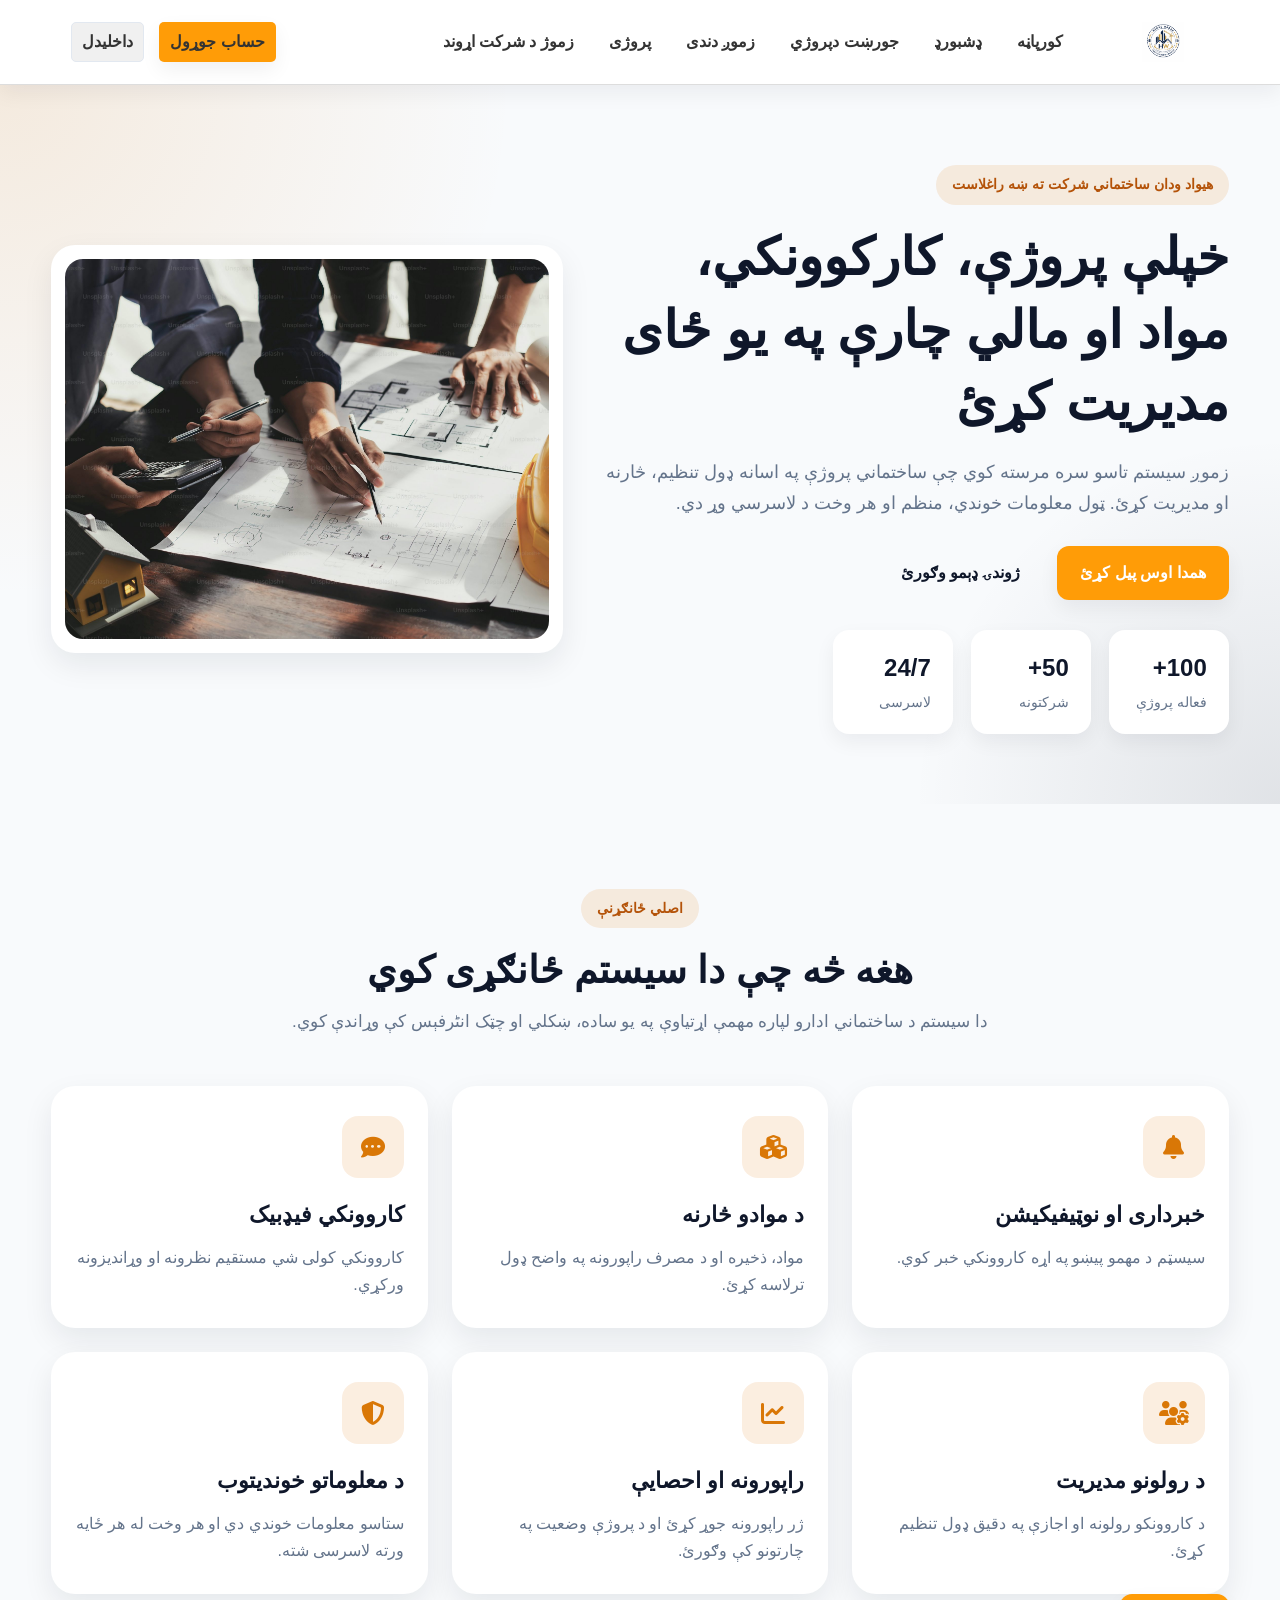
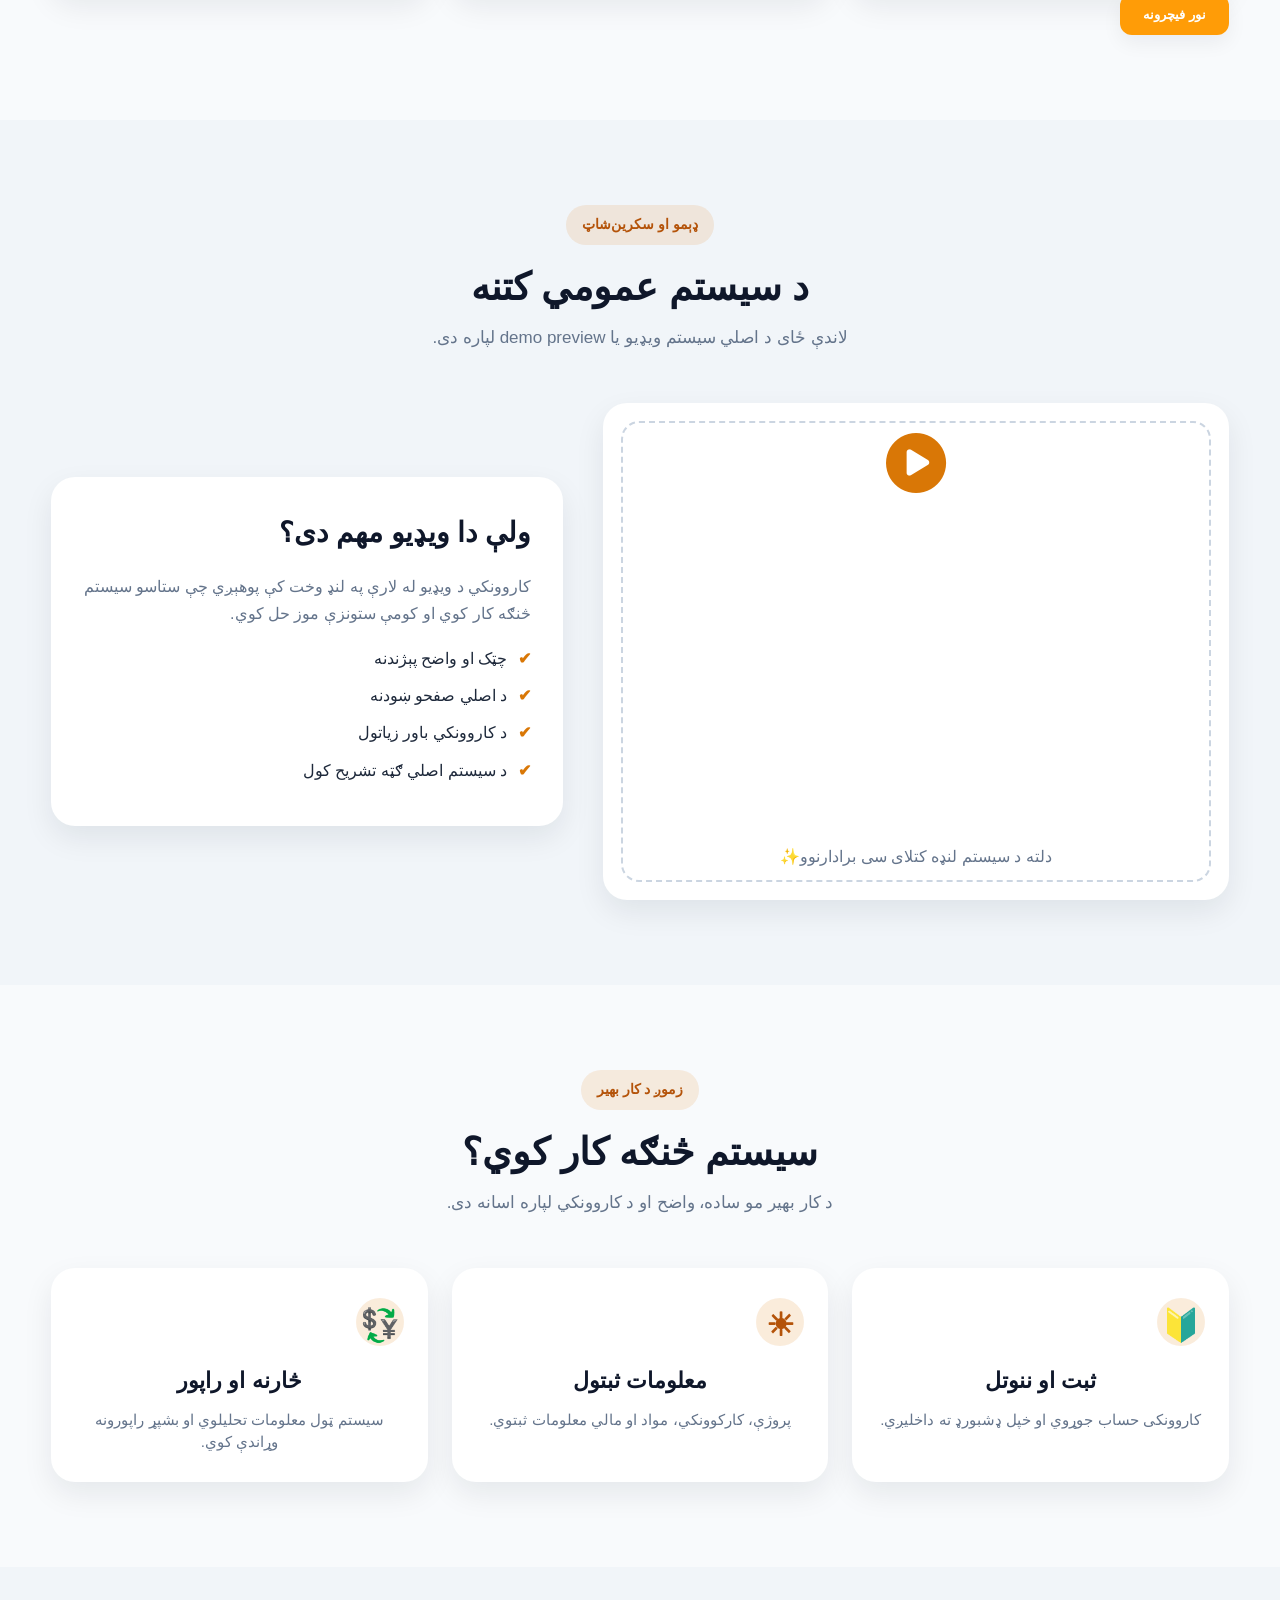
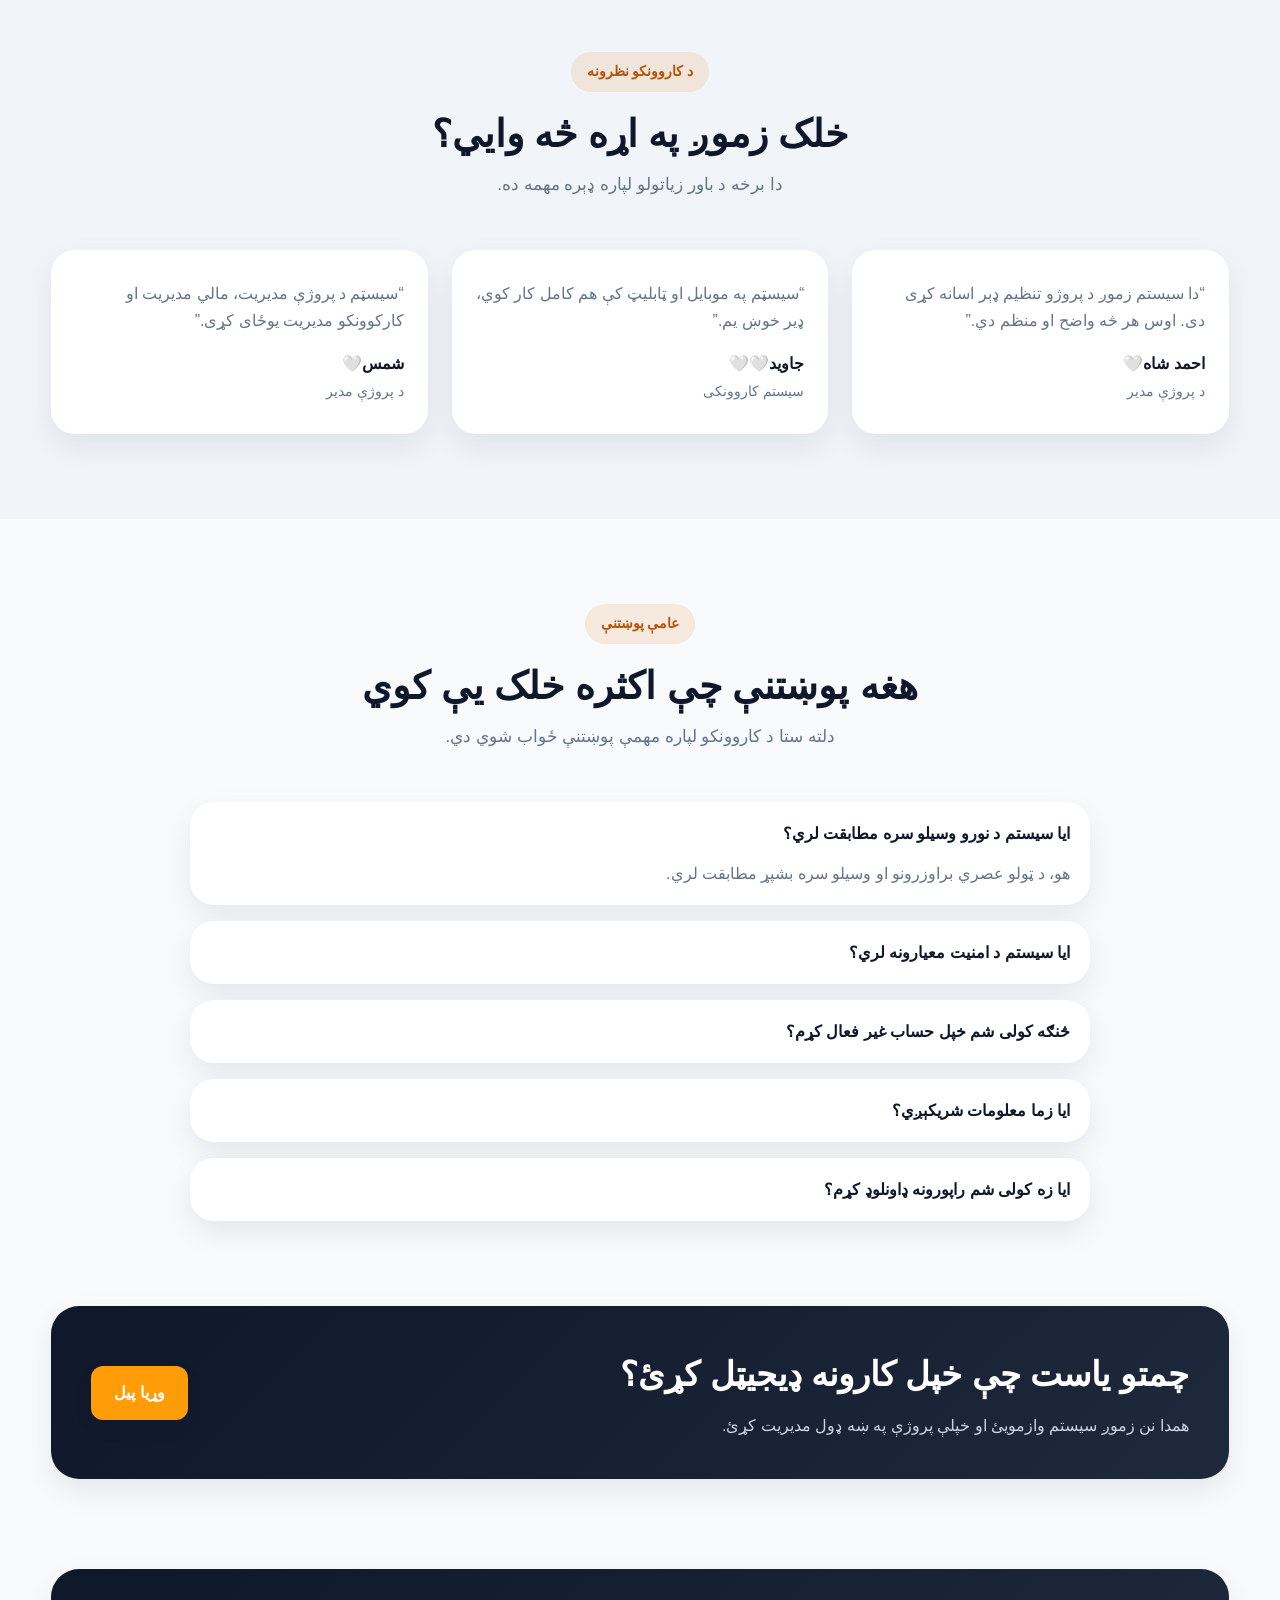
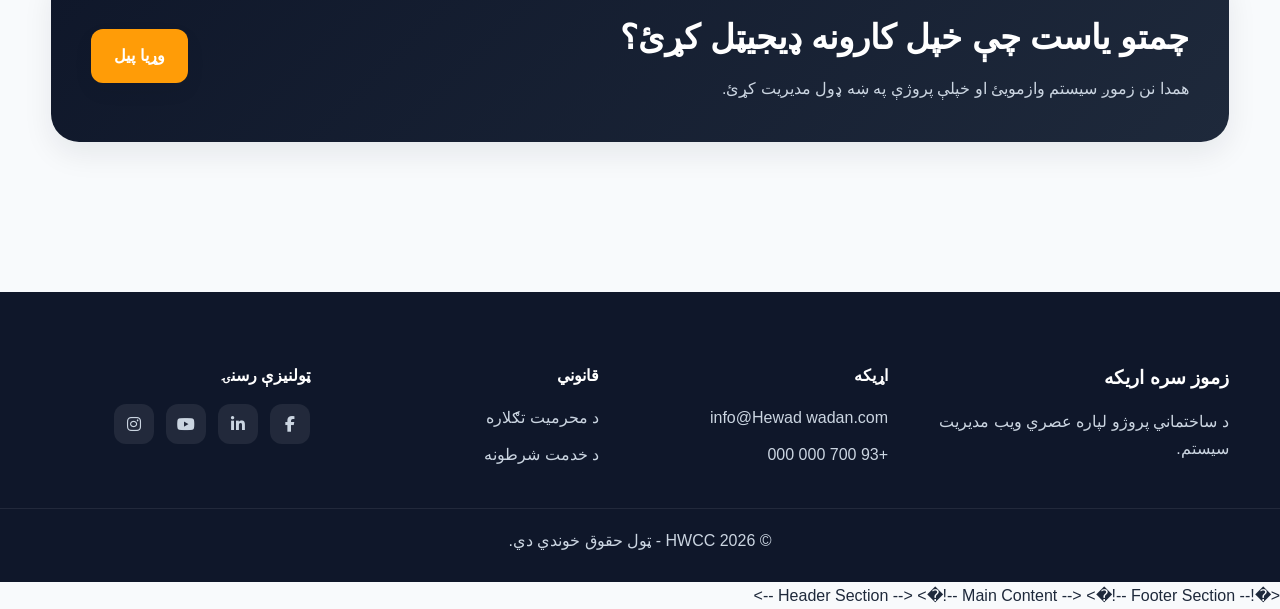
<file: index.html>
<!DOCTYPE html>
<html lang="ps" dir="rtl">
<head>
  <meta charset="UTF-8" />
  <meta name="viewport" content="width=device-width, initial-scale=1.0" />
  <title>د ساختماني مدیریت سیسټم</title>
  <link rel="stylesheet" href="style.css" />
  <link
    rel="stylesheet"
    href="https://cdnjs.cloudflare.com/ajax/libs/font-awesome/6.5.0/css/all.min.css"
  />
</head>
<body>

  <!-- Header -->
   
<header class="topbar">
  <div class="container nav-wrapper">
    <div class="logo">
      <img src="./assets/Construction excellence with Hewad Wadan.png" alt="هیواد ودان" />
    </div>

    <nav class="nav-links" id="navLinks">
      <a href="#home">کورپاڼه</a>
      <a href="dashboard.html">ډشبورډ</a>
      <a href="assigned-projects.html">جورښت دپروژي</a>
      <a href="task-scheduling.html">زموږ دندی</a>
      <a href="progress.html">پروژی</a>
      <a href="information.html">زموژ د شرکت اړوند</a>
    </nav>

    <div class="nav-actions" id="navActions">
      <a href="login.html" class="btn btn-light">داخلیدل</a>
      <a href="signup.html" class="btn btn-primary">حساب جوړول</a>
    </div>

    <div class="hamburger" id="hamburger">
      <span></span>
      <span></span>
      <span></span>
    </div>
  </div>

  <style>
    /* --- Basic --- */
    .topbar { background:#fff; border-bottom:1px solid #ddd; position:sticky; top:0; z-index:100; }
    .topbar .container { display:flex; justify-content:space-between; align-items:center; padding:10px 20px; }
    .logo img { height:40px; }
    .nav-links, .nav-actions { display:flex; gap:15px; align-items:center; transition:0.3s; }
    .nav-links a, .nav-actions a { text-decoration:none; padding:5px 10px; border-radius:5px; color:#333; }
    .btn-light { background:#f0f0f0; color:#333; }
    .btn-light:hover { background:#ddd; }
    .btn-primary { background:#ff9c07; color:#fff; }
    .btn-primary:hover { background:#ff9807; }

    /* Hamburger */
    .hamburger { display:none; flex-direction:column; gap:5px; cursor:pointer; }
    .hamburger span { width:25px; height:3px; background:#333; border-radius:2px; transition:0.3s; }

    /* Mobile menu */
    @media(max-width:768px){
      .nav-links, .nav-actions { 
        position:absolute; top:60px; right:0; width:200px; flex-direction:column; background:#fff; padding:15px; border:1px solid #ddd; border-radius:5px; transform:translateX(100%); opacity:0; pointer-events:none; }
      .nav-links.show, .nav-actions.show { transform:translateX(0); opacity:1; pointer-events:auto; transition:0.3s; }
      .hamburger { display:flex; }
    }

    /* Hamburger animation to X */
    .hamburger.active span:nth-child(1) { transform: rotate(45deg) translate(5px,5px); }
    .hamburger.active span:nth-child(2) { opacity:0; }
    .hamburger.active span:nth-child(3) { transform: rotate(-45deg) translate(5px,-5px); }
  </style>

  <script>
    const hamburger = document.getElementById("hamburger");
    const navLinks = document.getElementById("navLinks");
    const navActions = document.getElementById("navActions");

    hamburger.addEventListener("click",()=>{
      navLinks.classList.toggle("show");
      navActions.classList.toggle("show");
      hamburger.classList.toggle("active");
    });
  </script>
</header>

  <main>
    <!-- Hero Section -->
    <section class="hero" id="home">
      <div class="container hero-grid">
        <div class="hero-text">
          <span class="badge">هیواد ودان ساختماني شرکت ته ښه راغلاست</span>
          <h1>خپلې پروژې، کارکوونکي، مواد او مالي چارې په یو ځای مدیریت کړئ</h1>
          <p>
            زموږ سیستم تاسو سره مرسته کوي چې ساختماني پروژې په اسانه ډول تنظیم،
            څارنه او مدیریت کړئ. ټول معلومات خوندي، منظم او هر وخت د لاسرسي وړ دي.
          </p>

          <div class="hero-buttons">
            <a href="#" class="btn btn-primary">همدا اوس پیل کړئ</a>
            <a href="" class="btn btn-outline">ژوندۍ ډېمو وګورئ</a>
          </div>

          <div class="hero-stats">
            <div class="stat-box">
              <strong>100+</strong>
              <span>فعاله پروژې</span>
            </div>
            <div class="stat-box">
              <strong>50+</strong>
              <span>شرکتونه</span>
            </div>
            <div class="stat-box">
              <strong>24/7</strong>
              <span>لاسرسی</span>
            </div>
          </div>
        </div>

        <div class="hero-visual">
          <div class="hero-card">
            <img src="./assets/image1.jpg" alt="ساختماني پروژه" />
          </div>
        </div>
      </div>
    </section>

    <!-- Features Section -->
    <!-- <section class="section" id="features">
      <div class="container">
        <div class="section-head">
          <span class="section-tag">اصلي ځانګړنې</span>
          <h2>هغه څه چې دا سیستم ځانګړی کوي</h2>
          <p>
            دا سیستم د ساختماني ادارو لپاره مهمې اړتیاوې په یو ساده، ښکلي او چټک
            انٹرفېس کې وړاندې کوي.
          </p>
        </div>

        <div class="features-grid">
          <article class="feature-card">
            <div class="icon"><i class="fa-solid fa-diagram-project"></i></div>
            <h3>د پروژو مدیریت</h3>
            <p>پروژې ثبت، تعقیب او د پرمختګ کچه په اسانۍ وګورئ.</p>
          </article>

          <article class="feature-card">
            <div class="icon"><i class="fa-solid fa-users"></i></div>
            <h3>د کارکوونکو مدیریت</h3>
            <p>ټول کارکوونکي، دندې او مسؤولیتونه په منظم ډول وساتئ.</p>
          </article>

          <article class="feature-card">
            <div class="icon"><i class="fa-solid fa-cubes"></i></div>
            <h3>د موادو څارنه</h3>
            <p>مواد، ذخیره او د مصرف راپورونه په واضح ډول ترلاسه کړئ.</p>
          </article>

          <article class="feature-card">
            <div class="icon"><i class="fa-solid fa-wallet"></i></div>
            <h3>مالي مدیریت</h3>
            <p>لګښتونه، عواید او بودجه په خوندي او دقیق ډول اداره کړئ.</p>
          </article>

          <article class="feature-card">
            <div class="icon"><i class="fa-solid fa-chart-line"></i></div>
            <h3>راپورونه او احصایې</h3>
            <p>ژر راپورونه جوړ کړئ او د پروژې وضعیت په چارتونو کې وګورئ.</p>
          </article>

          <article class="feature-card">
            <div class="icon"><i class="fa-solid fa-shield-halved"></i></div>
            <h3>د معلوماتو خوندیتوب</h3>
            <p>ستاسو معلومات خوندي دي او هر وخت له هر ځایه ورته لاسرسی شته.</p>
          </article>
        </div>
      </div>
    </section> -->

<section class="section" id="features">
  <div class="container">
    <div class="section-head">
      <span class="section-tag">اصلي ځانګړنې</span>
      <h2>هغه څه چې دا سیستم ځانګړی کوي</h2>
      <p>
        دا سیستم د ساختماني ادارو لپاره مهمې اړتیاوې په یو ساده، ښکلي او چټک
        انٹرفېس کې وړاندې کوي.
      </p>
    </div>

    <div class="features-grid" id="featureList">
      <!-- Dynamic features will load here -->
    </div>
  </div>
</section>

<script src="feature.js" defer></script>
    

    <!-- Preview -->
    <section class="section alt-bg" id="preview">
      <div class="container">
        <div class="section-head">
          <span class="section-tag">ډېمو او سکرین‌شاټ</span>
          <h2>د سیستم عمومي کتنه</h2>
          <p>لاندې ځای د اصلي سیستم ویډیو یا demo preview لپاره دی.</p>
        </div>

        <div class="preview-grid">
          <div class="video-box">
            <div class="video-placeholder">
              <i class="fa-solid fa-circle-play"></i>
              <iframe
                src="https://www.youtube.com/embed/IjlYXtI2-GU?si=xbpRTSZ146ppm7ue"
                title="YouTube video player"
                allow="accelerometer; autoplay; clipboard-write; encrypted-media; gyroscope; picture-in-picture; web-share"
                referrerpolicy="strict-origin-when-cross-origin"
                allowfullscreen>
              </iframe>
              <p>دلته د سیستم لنډه کتلای سی برادارنوو✨</p>
            </div>
          </div>

          <div class="preview-info">
            <h3>ولې دا ویډیو مهم دی؟</h3>
            <p>
              کاروونکي د ویډیو له لارې په لنډ وخت کې پوهېږي چې ستاسو سیستم څنګه
              کار کوي او کومې ستونزې موز حل کوي.
            </p>

            <ul class="check-list">
              <li>چټک او واضح پېژندنه</li>
              <li>د اصلي صفحو ښودنه</li>
              <li>د کاروونکي باور زیاتول</li>
              <li>د سیستم اصلي ګټه تشریح کول</li>
            </ul>
          </div>
        </div>
      </div>
    </section>

    

    <!-- About
    <section class="section" id="about">
      <div class="container">
        <div class="section-head">
          <span class="section-tag">زموږ د کار بهیر</span>
          <h2>سیستم څنګه کار کوي؟</h2>
          <p>د کار بهیر مو ساده، واضح او د کاروونکي لپاره اسانه دی.</p>
        </div>

        <div class="steps-grid">
          <div class="step-card">
            <div class="step-number">🔰</div>
            <h3>ثبت او ننوتل</h3>
            <p>کاروونکی حساب جوړوي او خپل ډشبورډ ته داخلیږي.</p>
          </div>

          <div class="step-card">
            <div class="step-number">☀</div>
            <h3>معلومات ثبتول</h3>
            <p>پروژې، کارکوونکي، مواد او مالي معلومات ثبتوي.</p>
          </div>

          <div class="step-card">
            <div class="step-number">💱</div>
            <h3>څارنه او راپور</h3>
            <p>سیستم ټول معلومات تحلیلوي او بشپړ راپورونه وړاندې کوي.</p>
          </div>
        </div>
      </div>
    </section> -->

<section class="section" id="about">
  <div class="container">
    <div class="section-head">
      <span class="section-tag">زموږ د کار بهیر</span>
      <h2>سیستم څنګه کار کوي؟</h2>
      <p>د کار بهیر مو ساده، واضح او د کاروونکي لپاره اسانه دی.</p>
    </div>

    <div class="steps-grid" id="stepsList">
      <!-- Steps will load dynamically from JSON -->
    </div>
  </div>
</section>

<!-- Correct JS link -->
<script src="about.js" defer></script>


    <!-- Testimonials
    <section class="section alt-bg">
      <div class="container">
        <div class="section-head">
          <span class="section-tag">د کاروونکو نظرونه</span>
          <h2>خلک زموږ په اړه څه وایي؟</h2>
          <p>دا برخه د باور زیاتولو لپاره ډېره مهمه ده.</p>
        </div>

        <div class="testimonials-grid">
          <article class="testimonial-card">
            <p>
              “دا سیستم زموږ د پروژو تنظیم ډېر اسانه کړی دی. اوس هر څه واضح او
              منظم دي.”
            </p>
            <div class="user-info">
              <strong>احمد شاه🤍</strong>
              <span>د پروژې مدیر</span>
            </div>
          </article>

          <article class="testimonial-card">
            <p>
              “د مالي راپورونو برخه یې ډېره ګټوره ده. موږ کولی شو هر وخت خپل
              لګښتونه وګورو.”
            </p>
            <div class="user-info">
              <strong
              >نورالله🤍🤍

              </strong>
              <span>مالي مسؤول</span>
            </div>
          </article>

          <article class="testimonial-card">
            <p>
              “UI یې ښکلی دی، موبایل کې هم ښه کار کوي او کارول یې ساده دي.”
            </p>
            <div class="user-info">
              <strong>فرید🤍🤍🤍</strong>
              <span>سیستم کاروونکی</span>
            </div>
          </article>
        </div>
      </div>
    </section> -->

<section class="section alt-bg">
  <div class="container">
    <div class="section-head">
      <span class="section-tag">د کاروونکو نظرونه</span>
      <h2>خلک زموږ په اړه څه وایي؟</h2>
      <p>دا برخه د باور زیاتولو لپاره ډېره مهمه ده.</p>
    </div>

    <!-- Dynamic Testimonials Grid -->
    <div class="testimonials-grid" id="testimonialsGrid">
      <!-- JS به دلته testimonials اضافه کړي -->
           <script src="json file .js"></script>

    </div>
  </div>
</section>













    <!-- FAQ -->
    <!-- <section class="section" id="faq">
      <div class="container">
        <div class="section-head">
          <span class="section-tag">عامې پوښتنې</span>
          <h2>هغه پوښتنې چې اکثره خلک یې کوي</h2>
          <p>دلته ستا د کاروونکو لپاره مهمې پوښتنې ځواب شوي دي.</p>
        </div>

        <div class="faq-list">
          <details class="faq-item">
            <summary>ایا دا سیستم وړیا دی؟</summary>
            <p>بنسټیزه نسخه ازمایښتي کېدای شي، خو پرمختللې ځانګړنې تادیاتي پلان لري.</p>
          </details>

          <details class="faq-item">
            <summary>ایا زما معلومات خوندي دي؟</summary>
            <p>هو، ستاسو معلومات په خوندي ډول ساتل کېږي او د لاسرسي کنټرول لري.</p>
          </details>

          <details class="faq-item">
            <summary>ایا هر وخت اشتراک بندولای شم؟</summary>
            <p>هو، تاسو کولی شئ هر وخت خپل پلان بدل یا لغوه کړئ.</p>
          </details>

          <details class="faq-item">
            <summary>ایا موبایل او ټابلیټ کې هم کار کوي؟</summary>
            <p>هو، دا ویب اپلېکېشن بشپړ responsive دی.</p>
          </details>
        </div>
      </div>
    </section> -->

<!-- FAQ -->
<section class="section" id="faq">
  <div class="container">
    <div class="section-head">
      <span class="section-tag">عامې پوښتنې</span>
      <h2>هغه پوښتنې چې اکثره خلک یې کوي</h2>
      <p>دلته ستا د کاروونکو لپاره مهمې پوښتنې ځواب شوي دي.</p>
    </div>

    <!-- FAQ will load dynamically here -->
    <div class="faq-list" id="faqList"></div>
  </div>
</section>

<!-- CTA -->
<section class="cta-section">
  <div class="container cta-box">
    <div>
      <h2>چمتو یاست چې خپل کارونه ډیجیټل کړئ؟</h2>
      <p>همدا نن زموږ سیستم وازمویئ او خپلې پروژې په ښه ډول مدیریت کړئ.</p>
    </div>
    <a href="#" class="btn btn-primary">وړیا پیل</a>
  </div>
</section>

<!-- External JS -->
<script src="faq.js" defer></script>



    <!-- CTA -->
    <section class="cta-section">
      <div class="container cta-box">
        <div>
          <h2>چمتو یاست چې خپل کارونه ډیجیټل کړئ؟</h2>
          <p>همدا نن زموږ سیستم وازمویئ او خپلې پروژې په ښه ډول مدیریت کړئ.</p>
        </div>
        <a href="#" class="btn btn-primary">وړیا پیل</a>
      </div>
    </section>
  </main>

  <!-- Footer -->
  <footer class="footer">
    <div class="container footer-grid">
      <div>
        <h3>زموز سره اریکه</h3>
        <p>د ساختماني پروژو لپاره عصري ویب مدیریت سیستم.</p>
      </div>

      <div>
        <h4>اړیکه</h4>
        <p>info@Hewad wadan.com</p>
        <p>+93 700 000 000</p>
      </div>

      <div>
        <h4>قانوني</h4>
        <a href="#">د محرمیت تګلاره</a>
        <a href="#">د خدمت شرطونه</a>
      </div>

      <div>
        <h4>ټولنیزې رسنۍ</h4>
        <div class="socials">
          <a href="#"><i class="fa-brands fa-facebook-f"></i></a>
          <a href="#"><i class="fa-brands fa-linkedin-in"></i></a>
          <a href="#"><i class="fa-brands fa-youtube"></i></a>
          <a href="#"><i class="fa-brands fa-instagram"></i></a>
        </div>
      </div>
    </div>

    <div class="footer-bottom">
      <p>© 2026 HWCC - ټول حقوق خوندي دي.</p>
    </div>
  </footer>

</body>
</html>< ! - -   H e a d e r   S e c t i o n   - - >  
 < ! - -   M a i n   C o n t e n t   - - >  
 < ! - -   F o o t e r   S e c t i o n   - - >  
 
</file>
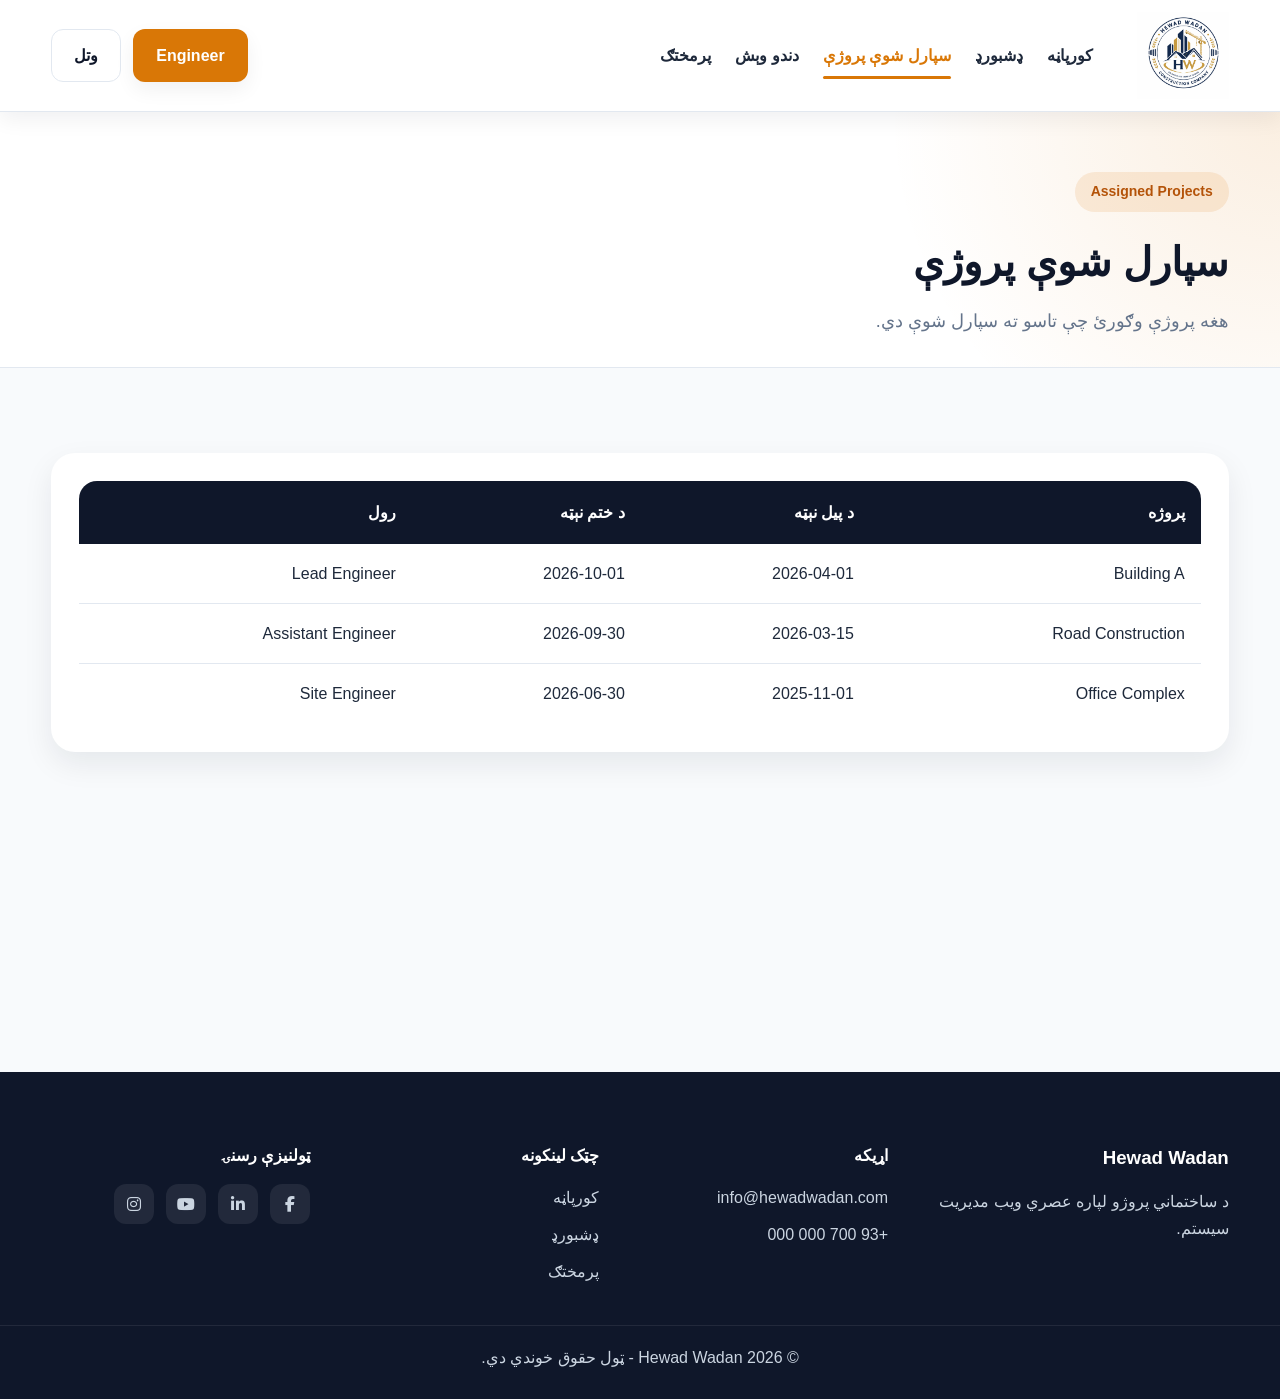
<file: assigned-projects.html>
<!DOCTYPE html>
<html lang="ps" dir="rtl">
<head>
  <meta charset="UTF-8" />
  <meta name="viewport" content="width=device-width, initial-scale=1.0" />
  <title>سپارل شوې پروژې - هیواد ودان</title>
  <link rel="stylesheet" href="style.css" />
  <link
    rel="stylesheet"
    href="https://cdnjs.cloudflare.com/ajax/libs/font-awesome/6.5.0/css/all.min.css"
  />
</head>
<body>

  <header class="topbar">
    <div class="container nav-wrapper">
      <div class="logo">
        <img src="../../assets/Construction excellence with Hewad Wadan.png" alt="هیواد ودان" />
      </div>

      <nav class="nav-links">
        <a href="../../index.html">کورپاڼه</a>
        <a href="dashboard.html">ډشبورډ</a>
        <a href="assigned-projects.html" class="active">سپارل شوې پروژې</a>
        <a href="task-scheduling.html">دندو وېش</a>
        <a href="progress.html">پرمختګ</a>
      </nav>

      <div class="nav-actions">
        <a href="#" class="btn btn-light">وتل</a>
        <a href="#" class="btn btn-primary">Engineer</a>
      </div>
    </div>
  </header>

  <main class="inner-page">
    <section class="page-hero-lite">
      <div class="container">
        <span class="section-tag">Assigned Projects</span>
        <h1>سپارل شوې پروژې</h1>
        <p>هغه پروژې وګورئ چې تاسو ته سپارل شوې دي.</p>
      </div>
    </section>

    <section class="section">
      <div class="container">
        <div class="content-card">
          <div class="table-responsive">
            <table class="styled-table">
              <thead>
                <tr>
                  <th>پروژه</th>
                  <th>د پیل نېټه</th>
                  <th>د ختم نېټه</th>
                  <th>رول</th>
                </tr>
              </thead>
              <tbody>
                <tr>
                  <td>Building A</td>
                  <td>2026-04-01</td>
                  <td>2026-10-01</td>
                  <td>Lead Engineer</td>
                </tr>
                <tr>
                  <td>Road Construction</td>
                  <td>2026-03-15</td>
                  <td>2026-09-30</td>
                  <td>Assistant Engineer</td>
                </tr>
                <tr>
                  <td>Office Complex</td>
                  <td>2025-11-01</td>
                  <td>2026-06-30</td>
                  <td>Site Engineer</td>
                </tr>
              </tbody>
            </table>
          </div>
        </div>
      </div>
    </section>
  </main>

  <footer class="footer">
    <div class="container footer-grid">
      <div>
        <h3>Hewad Wadan</h3>
        <p>د ساختماني پروژو لپاره عصري ویب مدیریت سیستم.</p>
      </div>

      <div>
        <h4>اړیکه</h4>
        <p>info@hewadwadan.com</p>
        <p>+93 700 000 000</p>
      </div>

      <div>
        <h4>چټک لینکونه</h4>
        <a href="../../index.html">کورپاڼه</a>
        <a href="dashboard.html">ډشبورډ</a>
        <a href="progress.html">پرمختګ</a>
      </div>

      <div>
        <h4>ټولنیزې رسنۍ</h4>
        <div class="socials">
          <a href="#"><i class="fa-brands fa-facebook-f"></i></a>
          <a href="#"><i class="fa-brands fa-linkedin-in"></i></a>
          <a href="#"><i class="fa-brands fa-youtube"></i></a>
          <a href="#"><i class="fa-brands fa-instagram"></i></a>
        </div>
      </div>
    </div>

    <div class="footer-bottom">
      <p>© 2026 Hewad Wadan - ټول حقوق خوندي دي.</p>
    </div>
  </footer>

</body>
</html>
</file>
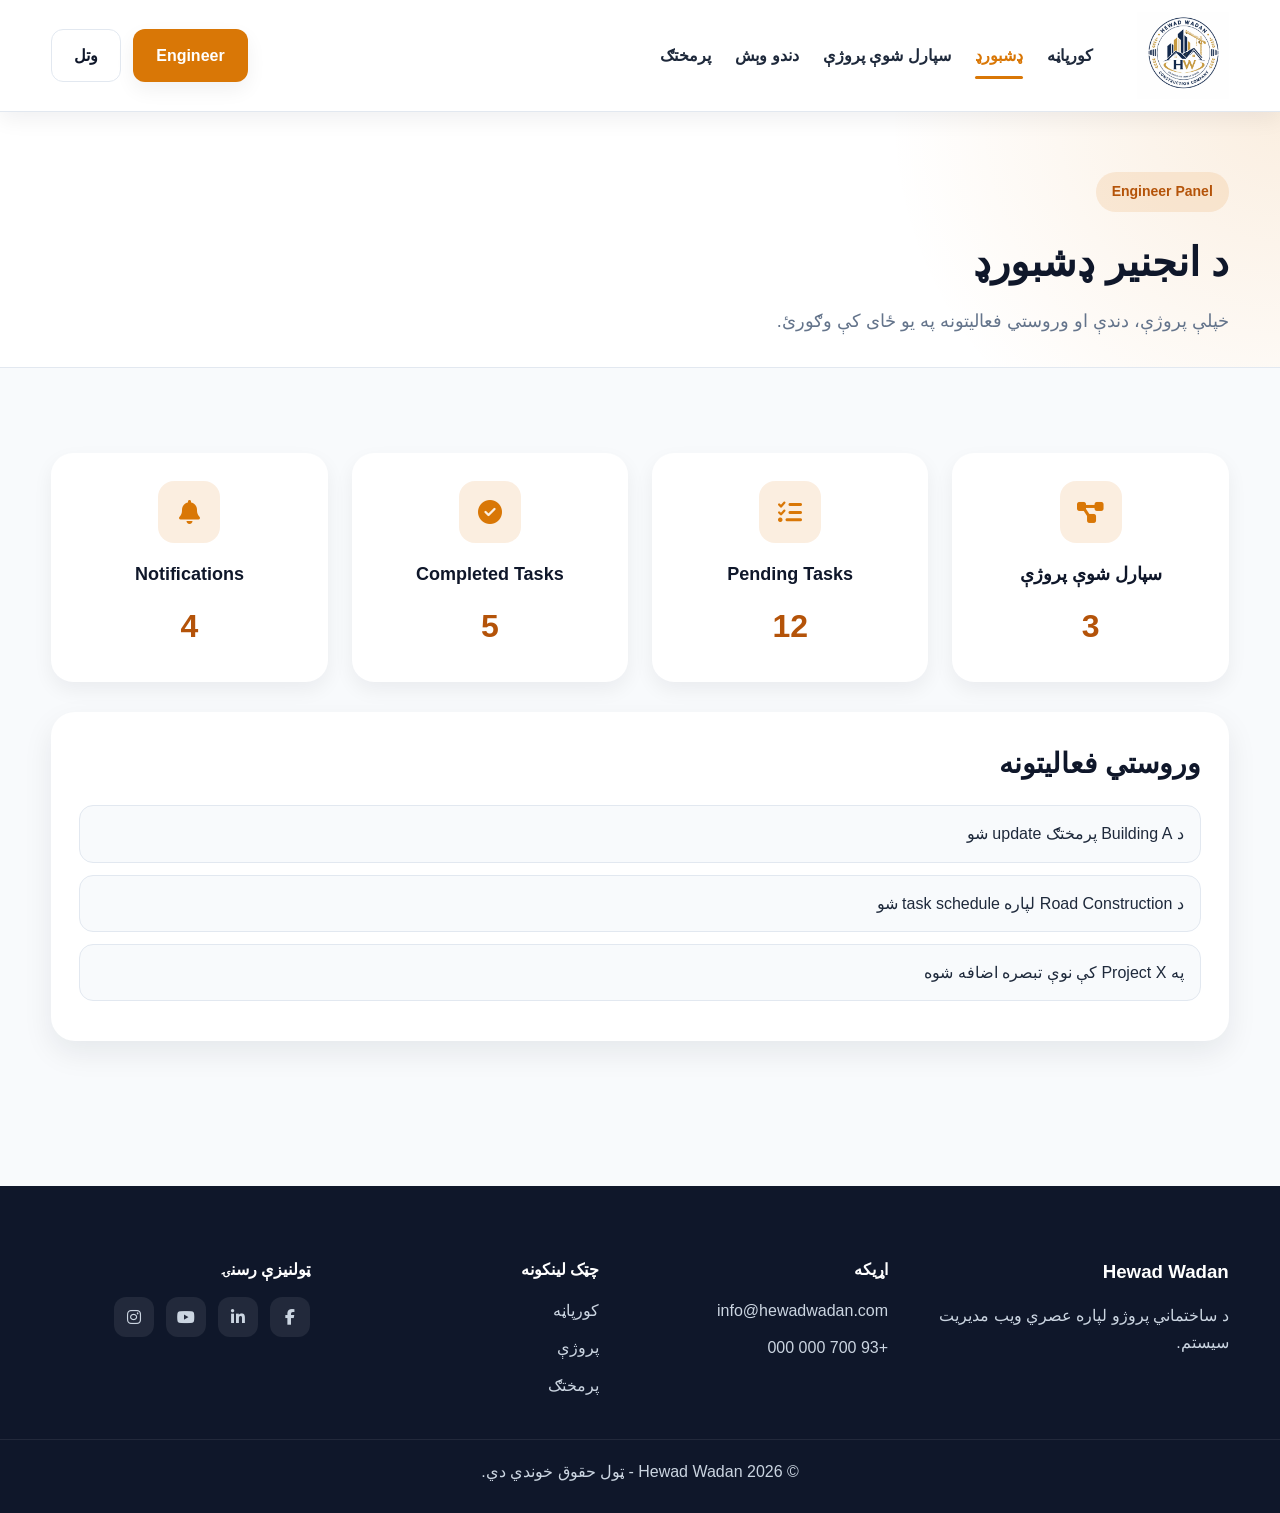
<file: dashboard.html>
<!DOCTYPE html>
<html lang="ps" dir="rtl">
<head>
  <meta charset="UTF-8" />
  <meta name="viewport" content="width=device-width, initial-scale=1.0" />
  <title>د انجنیر ډشبورډ - هیواد ودان</title>
  <link rel="stylesheet" href="style.css" />
  <link
    rel="stylesheet"
    href="https://cdnjs.cloudflare.com/ajax/libs/font-awesome/6.5.0/css/all.min.css"
  />
</head>
<body>

  <!-- Header -->
  <header class="topbar">
    <div class="container nav-wrapper">
      <div class="logo">
        <img src="../../assets/Construction excellence with Hewad Wadan.png" alt="هیواد ودان" />
      </div>

      <nav class="nav-links">
        <a href="../../index.html">کورپاڼه</a>
        <a href="dashboard.html" class="active">ډشبورډ</a>
        <a href="assigned-projects.html">سپارل شوې پروژې</a>
        <a href="task-scheduling.html">دندو وېش</a>
        <a href="progress.html">پرمختګ</a>
      </nav>

      <div class="nav-actions">
        <a href="#" class="btn btn-light">وتل</a>
        <a href="#" class="btn btn-primary">Engineer</a>
      </div>
    </div>
  </header>

  <main class="inner-page">
    <section class="page-hero-lite">
      <div class="container">
        <span class="section-tag">Engineer Panel</span>
        <h1>د انجنیر ډشبورډ</h1>
        <p>خپلې پروژې، دندې او وروستي فعالیتونه په یو ځای کې وګورئ.</p>
      </div>
    </section>

    <section class="section">
      <div class="container">
        <div class="dashboard-cards">
          <div class="dashboard-card">
            <div class="dashboard-icon"><i class="fa-solid fa-diagram-project"></i></div>
            <h3>سپارل شوې پروژې</h3>
            <strong>3</strong>
          </div>

          <div class="dashboard-card">
            <div class="dashboard-icon"><i class="fa-solid fa-list-check"></i></div>
            <h3>Pending Tasks</h3>
            <strong>12</strong>
          </div>

          <div class="dashboard-card">
            <div class="dashboard-icon"><i class="fa-solid fa-circle-check"></i></div>
            <h3>Completed Tasks</h3>
            <strong>5</strong>
          </div>

          <div class="dashboard-card">
            <div class="dashboard-icon"><i class="fa-solid fa-bell"></i></div>
            <h3>Notifications</h3>
            <strong>4</strong>
          </div>
        </div>

        <div class="content-card mt-30">
          <h2>وروستي فعالیتونه</h2>
          <ul class="activity-list">
            <li>د Building A پرمختګ update شو</li>
            <li>د Road Construction لپاره task schedule شو</li>
            <li>په Project X کې نوې تبصره اضافه شوه</li>
          </ul>
        </div>
      </div>
    </section>
  </main>

  <!-- Footer -->
  <footer class="footer">
    <div class="container footer-grid">
      <div>
        <h3>Hewad Wadan</h3>
        <p>د ساختماني پروژو لپاره عصري ویب مدیریت سیستم.</p>
      </div>

      <div>
        <h4>اړیکه</h4>
        <p>info@hewadwadan.com</p>
        <p>+93 700 000 000</p>
      </div>

      <div>
        <h4>چټک لینکونه</h4>
        <a href="../../index.html">کورپاڼه</a>
        <a href="assigned-projects.html">پروژې</a>
        <a href="progress.html">پرمختګ</a>
      </div>

      <div>
        <h4>ټولنیزې رسنۍ</h4>
        <div class="socials">
          <a href="#"><i class="fa-brands fa-facebook-f"></i></a>
          <a href="#"><i class="fa-brands fa-linkedin-in"></i></a>
          <a href="#"><i class="fa-brands fa-youtube"></i></a>
          <a href="#"><i class="fa-brands fa-instagram"></i></a>
        </div>
      </div>
    </div>

    <div class="footer-bottom">
      <p>© 2026 Hewad Wadan - ټول حقوق خوندي دي.</p>
    </div>
  </footer>

</body>
</html>
</file>
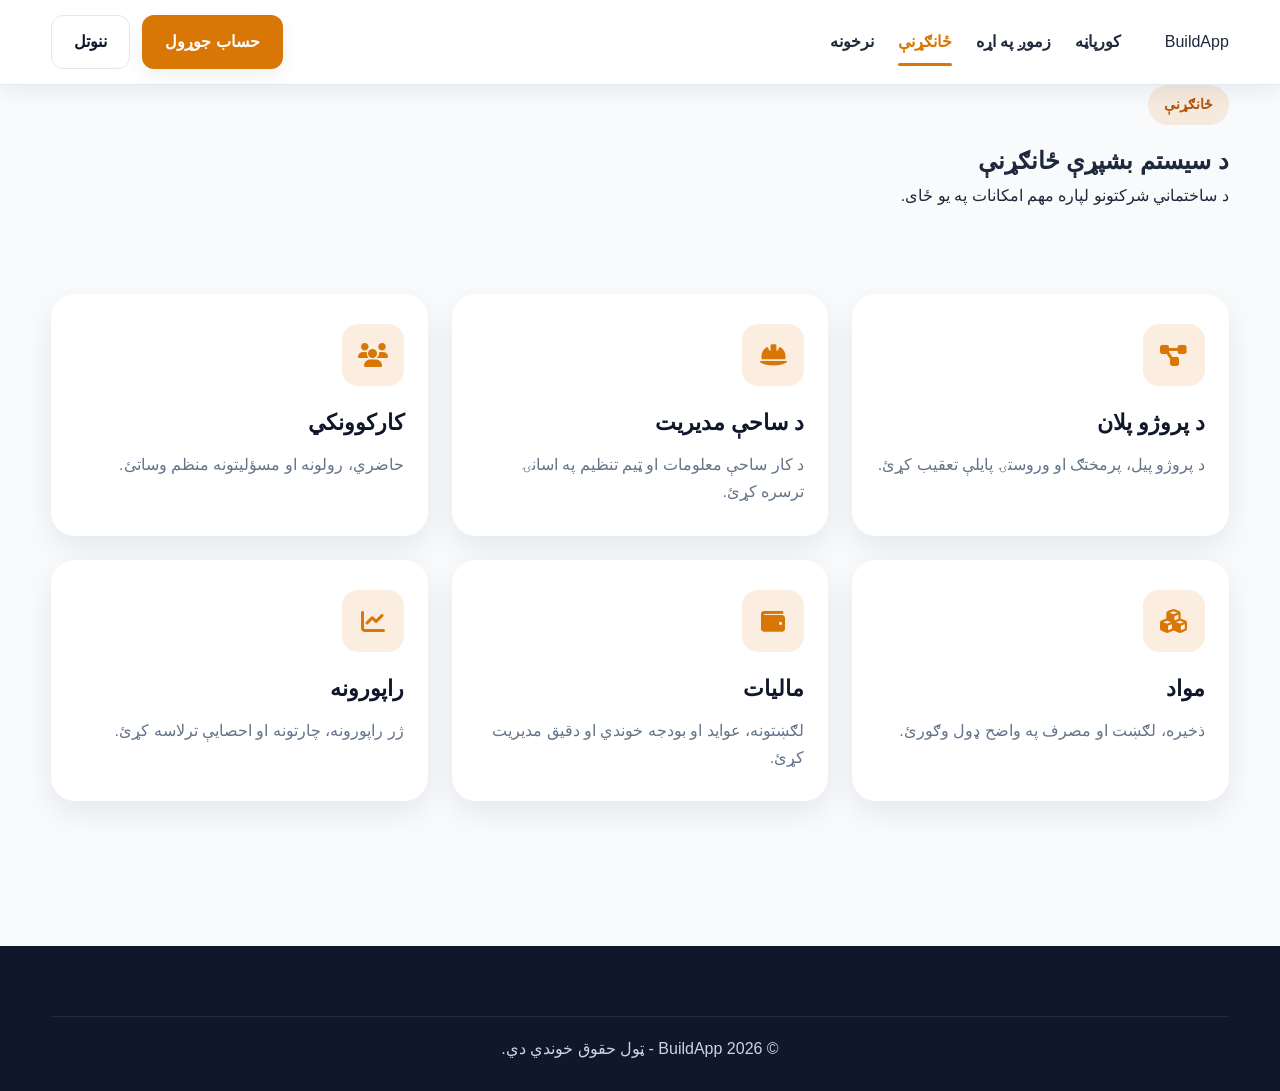
<file: features.html>
<!DOCTYPE html>
<html lang="ps" dir="rtl">
<head>
  <meta charset="UTF-8" />
  <meta name="viewport" content="width=device-width, initial-scale=1.0" />
  <title>BuildApp | ځانګړنې</title>
  <link rel="stylesheet" href="style.css" />
  <link rel="stylesheet" href="https://cdnjs.cloudflare.com/ajax/libs/font-awesome/6.5.0/css/all.min.css" />
</head>
<body>
  <header class="topbar">
    <div class="container nav-wrapper">
      <a class="logo" href="index.html">BuildApp</a>
      <nav class="nav-links">
        <a href="index.html">کورپاڼه</a>
        <a href="about.html">زموږ په اړه</a>
        <a href="features.html" class="active">ځانګړنې</a>
        <a href="pricing.html">نرخونه</a>
      </nav>
      <div class="nav-actions">
        <a href="login.html" class="btn btn-light">ننوتل</a>
        <a href="signup.html" class="btn btn-primary">حساب جوړول</a>
      </div>
    </div>
  </header>

  <section class="page-hero small-hero">
    <div class="container">
      <span class="badge">ځانګړنې</span>
      <h1>د سیستم بشپړې ځانګړنې</h1>
      <p>د ساختماني شرکتونو لپاره مهم امکانات په یو ځای.</p>
    </div>
  </section>

  <main>
    <section class="section">
      <div class="container features-grid">
        <article class="feature-card"><div class="icon"><i class="fa-solid fa-diagram-project"></i></div><h3>د پروژو پلان</h3><p>د پروژو پیل، پرمختګ او وروستۍ پایلې تعقیب کړئ.</p></article>
        <article class="feature-card"><div class="icon"><i class="fa-solid fa-helmet-safety"></i></div><h3>د ساحې مدیریت</h3><p>د کار ساحې معلومات او ټیم تنظیم په اسانۍ ترسره کړئ.</p></article>
        <article class="feature-card"><div class="icon"><i class="fa-solid fa-users"></i></div><h3>کارکوونکي</h3><p>حاضري، رولونه او مسؤلیتونه منظم وساتئ.</p></article>
        <article class="feature-card"><div class="icon"><i class="fa-solid fa-cubes"></i></div><h3>مواد</h3><p>ذخیره، لګښت او مصرف په واضح ډول وګورئ.</p></article>
        <article class="feature-card"><div class="icon"><i class="fa-solid fa-wallet"></i></div><h3>مالیات</h3><p>لګښتونه، عواید او بودجه خوندي او دقیق مدیریت کړئ.</p></article>
        <article class="feature-card"><div class="icon"><i class="fa-solid fa-chart-line"></i></div><h3>راپورونه</h3><p>ژر راپورونه، چارتونه او احصایې ترلاسه کړئ.</p></article>
      </div>
    </section>
  </main>

  <footer class="footer"><div class="container footer-bottom only-bottom"><p>© 2026 BuildApp - ټول حقوق خوندي دي.</p></div></footer>
</body>
</html>
</file>
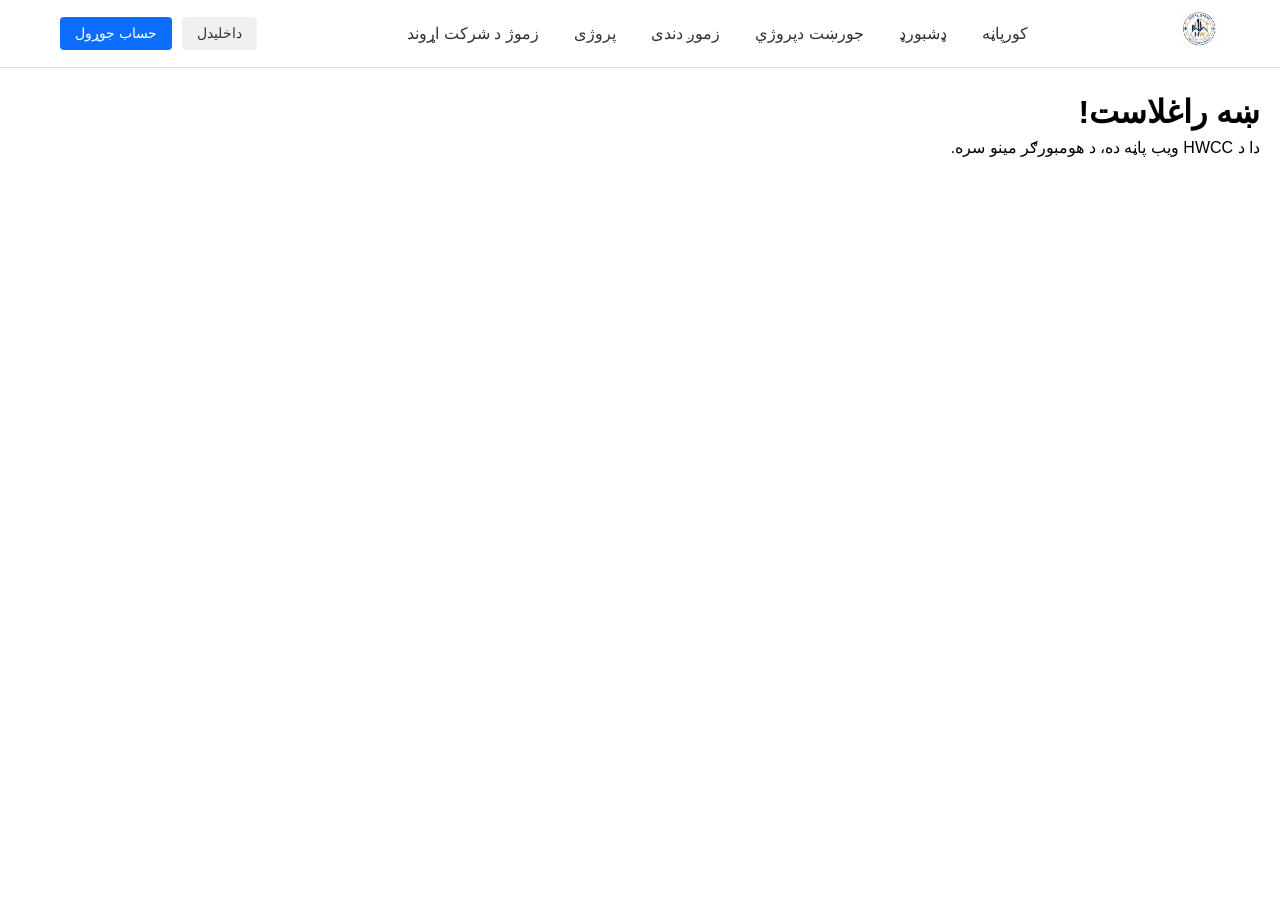
<file: humberger.html>
<!DOCTYPE html>
<html lang="ps" dir="rtl">
<head>
  <meta charset="UTF-8" />
  <meta name="viewport" content="width=device-width, initial-scale=1.0" />
  <title>HWCC | کورپاڼه</title>
  <style>
    /* --- Reset & base --- */
    * { margin:0; padding:0; box-sizing:border-box; font-family: sans-serif; }
    body { line-height:1.5; }

    /* --- Header styles --- */
    .topbar { background: #fff; border-bottom: 1px solid #ddd; position: sticky; top:0; z-index: 1000; }
    .topbar .container { display:flex; align-items:center; justify-content: space-between; padding:10px 20px; max-width:1200px; margin:auto; }
    .logo img { height:40px; }

    .nav-links { display:flex; gap:15px; }
    .nav-links a { text-decoration:none; color:#333; padding:5px 10px; transition:0.3s; }
    .nav-links a:hover { background:#f0f0f0; border-radius:5px; }

    .nav-actions { display:flex; gap:10px; }
    .btn { text-decoration:none; padding:6px 15px; border-radius:4px; transition:0.3s; font-size:14px; }
    .btn-light { background:#f0f0f0; color:#333; }
    .btn-light:hover { background:#ddd; }
    .btn-primary { background:#0d6efd; color:#fff; }
    .btn-primary:hover { background:#0b5ed7; }

    /* --- Hamburger --- */
    .hamburger { display:none; flex-direction: column; cursor:pointer; gap:5px; }
    .hamburger span { width:25px; height:3px; background:#333; border-radius:2px; transition:0.3s; }

    /* --- Mobile menu --- */
    @media (max-width: 768px){
      .nav-links, .nav-actions { display:none; flex-direction: column; background:#fff; position:absolute; top:60px; right:0; width:200px; padding:15px; border:1px solid #ddd; border-radius:5px; }
      .nav-links.show, .nav-actions.show { display:flex; }
      .hamburger { display:flex; }
    }
  </style>
</head>

<body>
  <!-- Header -->
  <header class="topbar">
    <div class="container nav-wrapper">
      <div class="logo">
        <img src="./assets/Construction excellence with Hewad Wadan.png" alt="هیواد ودان" />
      </div>

      <nav class="nav-links" id="navLinks">
        <a href="#home">کورپاڼه</a>
        <a href="dashboard.html">ډشبورډ</a>
        <a href="assigned-projects.html">جورښت دپروژي</a>
        <a href="task-scheduling.html">زموږ دندی</a>
        <a href="progress.html">پروژی</a>
        <a href="information.html">زموژ د شرکت اړوند</a>
      </nav>

      <div class="nav-actions" id="navActions">
        <a href="login.html" class="btn btn-light">داخلیدل</a>
        <a href="signup.html" class="btn btn-primary">حساب جوړول</a>
      </div>

      <div class="hamburger" id="hamburger">
        <span></span>
        <span></span>
        <span></span>
      </div>
    </div>
  </header>

  <main style="padding:20px;">
    <h1>ښه راغلاست!</h1>
    <p>دا د HWCC ویب پاڼه ده، د هومبورګر مینو سره.</p>
  </main>

  <script>
    // --- Hamburger toggle ---
    const hamburger = document.getElementById("hamburger");
    const navLinks = document.getElementById("navLinks");
    const navActions = document.getElementById("navActions");

    hamburger.addEventListener("click", () => {
      navLinks.classList.toggle("show");
      navActions.classList.toggle("show");
      // Animate hamburger
      hamburger.classList.toggle("active");
    });
  </script>
</body>
</html>
</file>
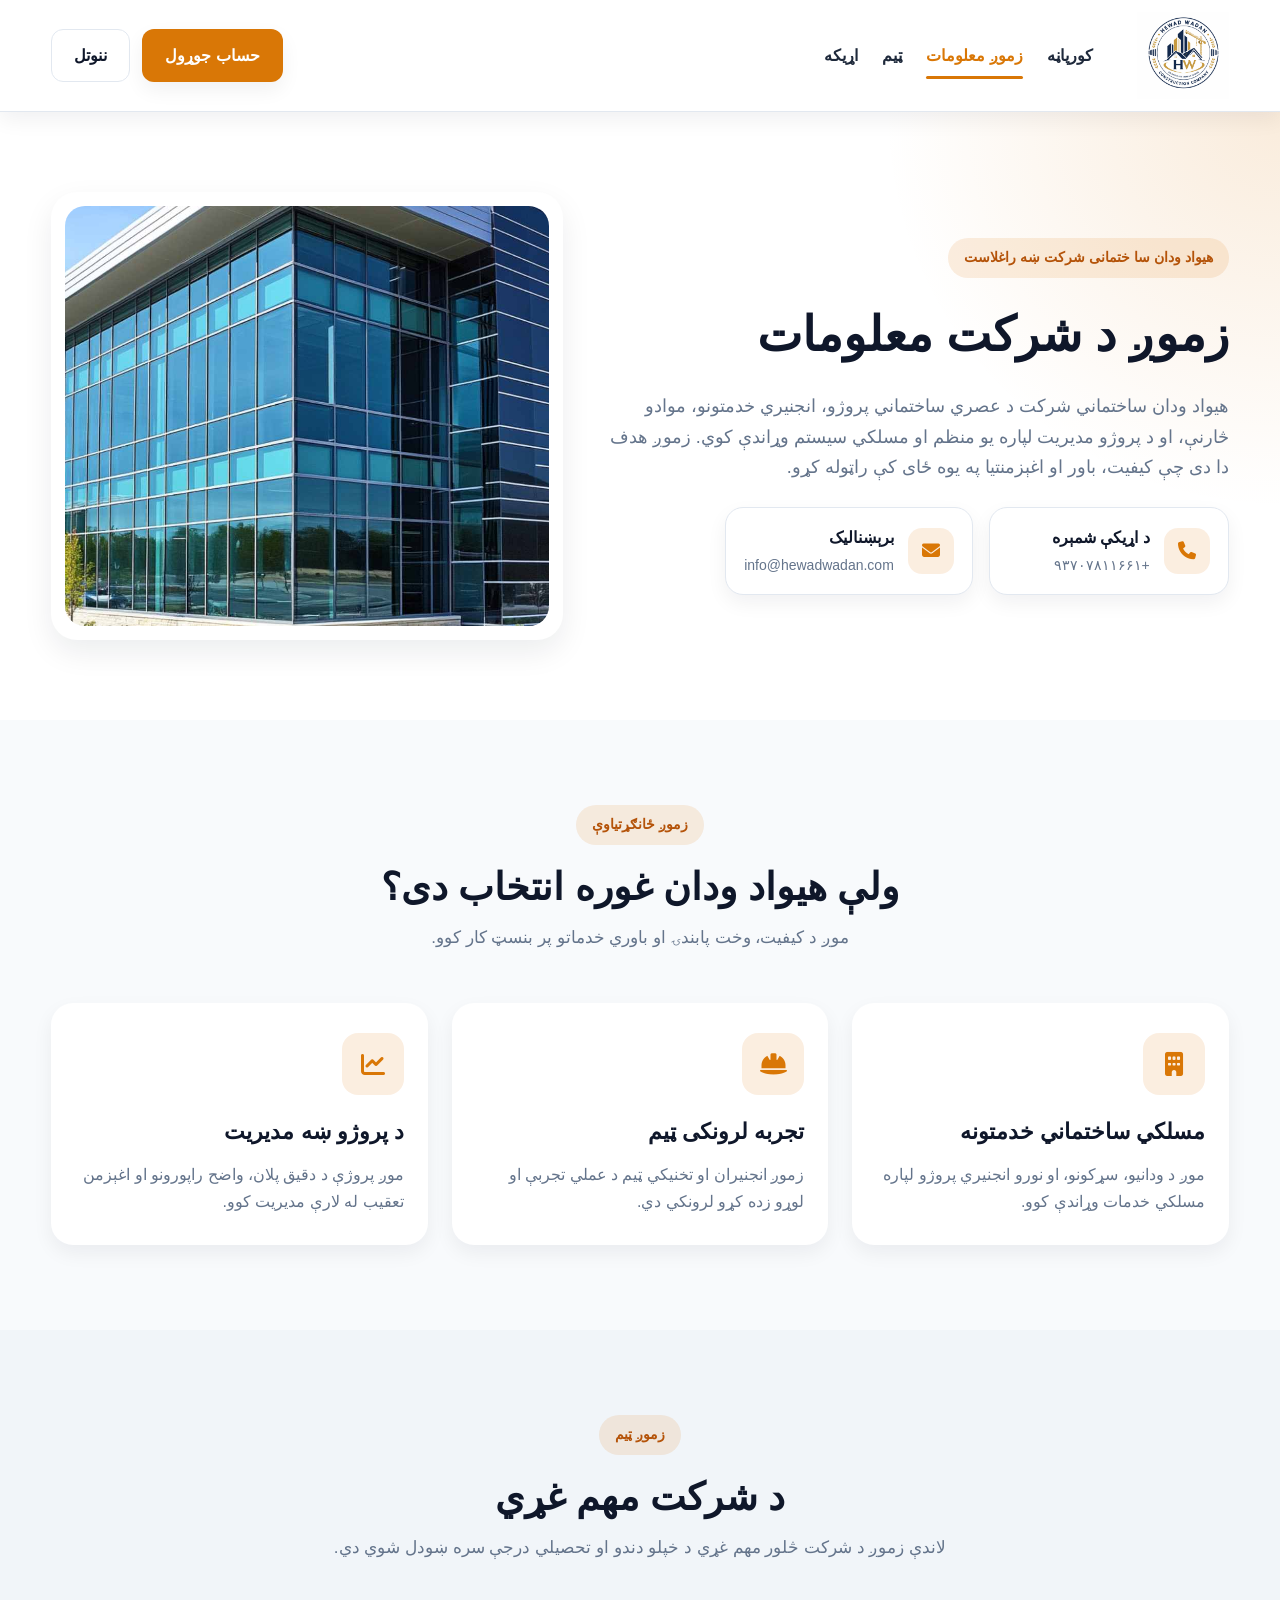
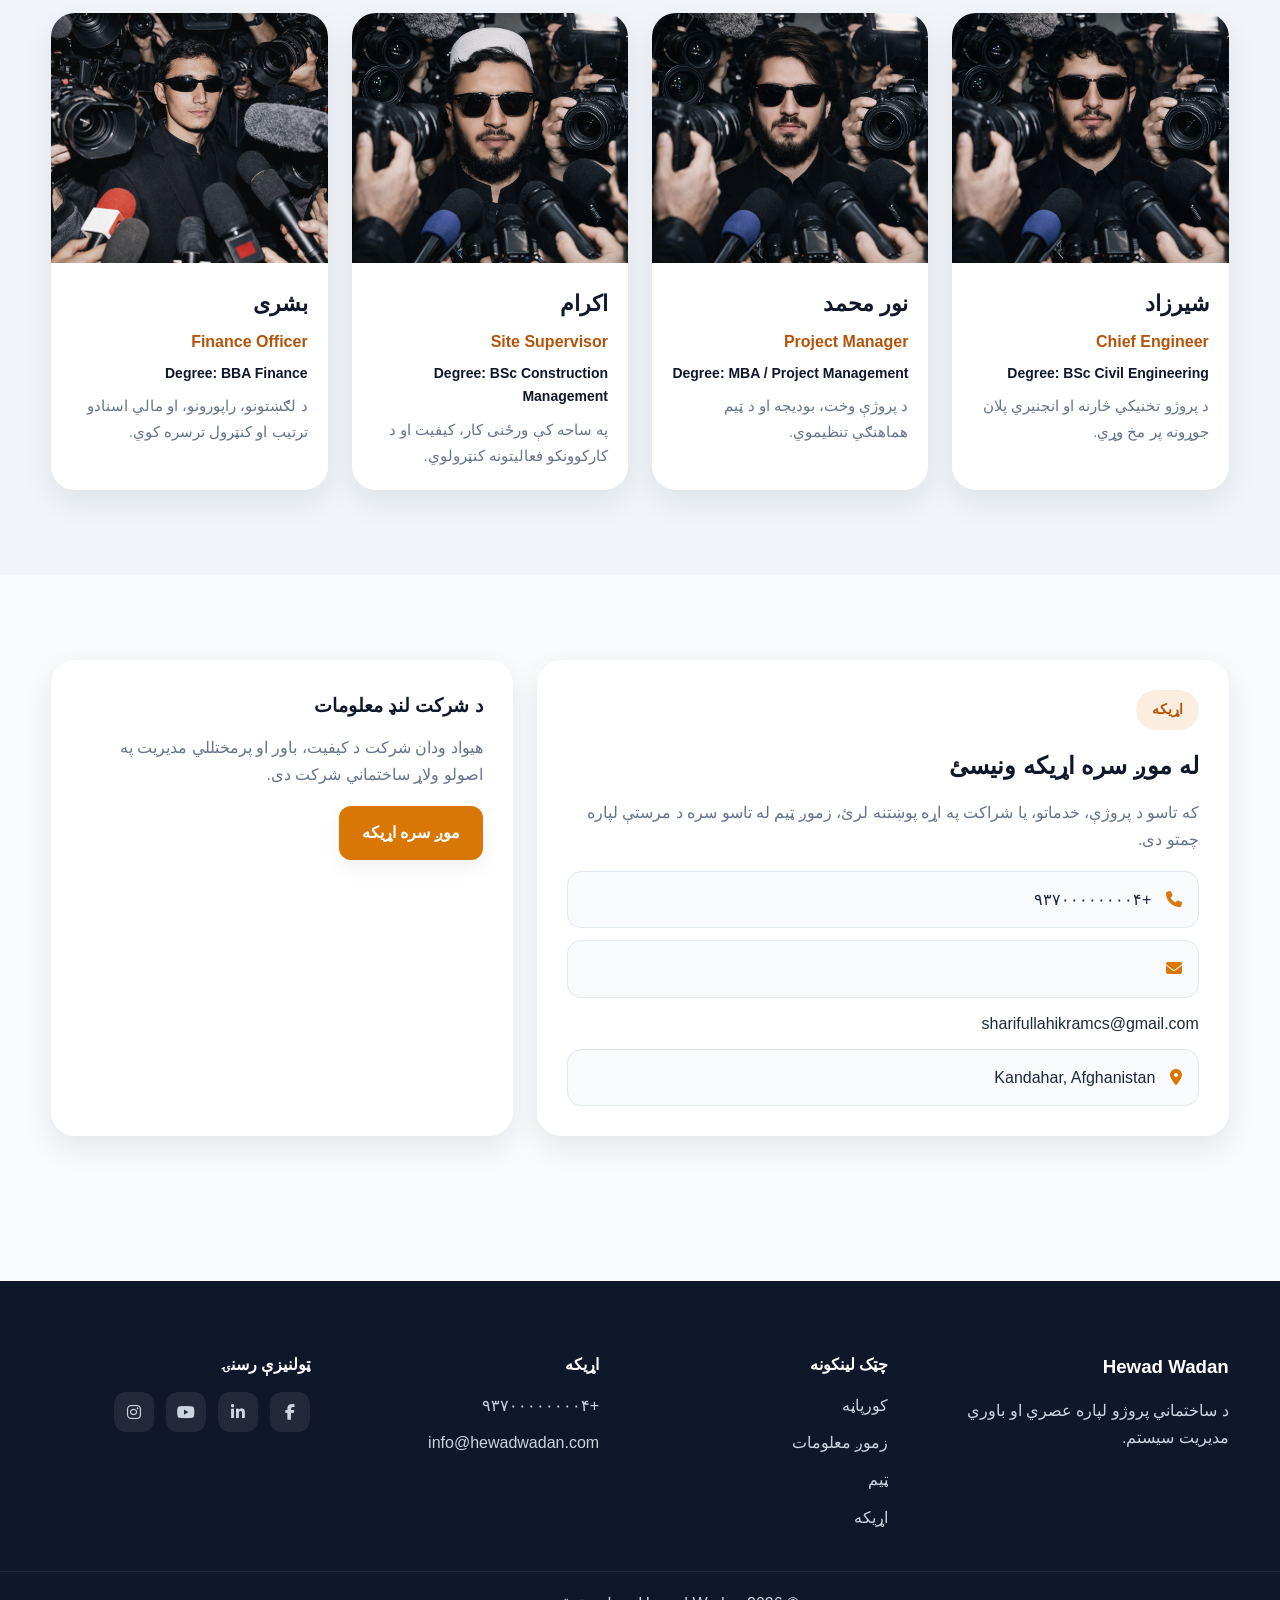
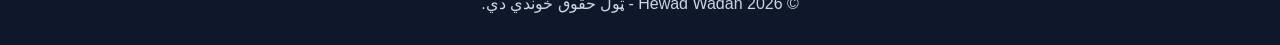
<file: information.html>
<!DOCTYPE html>
<html lang="ps" dir="rtl">
<head>
  <meta charset="UTF-8" />
  <meta name="viewport" content="width=device-width, initial-scale=1.0" />
  <title>زموږ معلومات - هیواد ودان</title>
  <link rel="stylesheet" href="style.css" />
  <link
    rel="stylesheet"
    href="https://cdnjs.cloudflare.com/ajax/libs/font-awesome/6.5.0/css/all.min.css"
  />
</head>
<body>

  <!-- Navbar -->
  <header class="topbar">
    <div class="container nav-wrapper">
      <div class="logo">
        <img src="./assets/Construction excellence with Hewad Wadan.png" alt="هیواد ودان" />
      </div>

      <nav class="nav-links">
        <a href="index.html">کورپاڼه</a>
        <a href="#about" class="active">زموږ معلومات</a>
        <a href="#team">ټیم</a>
        <a href="#contact">اړیکه</a>
      </nav>

      <div class="nav-actions">
        <a href="#" class="btn btn-light">ننوتل</a>
        <a href="#" class="btn btn-primary">حساب جوړول</a>
      </div>
    </div>
  </header>

  <main>
    <!-- Hero -->
    <section class="info-hero" id="about">
      <div class="container info-hero-grid">
        <div class="info-text">
          <span class="section-tag">هیواد ودان سا ختمانی شرکت ښه راغلاست</span>
          <h1>زموږ د شرکت معلومات</h1>
          <p>
            هیواد ودان ساختماني شرکت د عصري ساختماني پروژو، انجنیري خدمتونو،
            موادو څارنې، او د پروژو مدیریت لپاره یو منظم او مسلکي سیستم وړاندې کوي.
            زموږ هدف دا دی چې کیفیت، باور او اغېزمنتیا په یوه ځای کې راټوله کړو.
          </p>

          <div class="info-contact-cards">
            <div class="mini-card">
              <i class="fa-solid fa-phone"></i>
              <div>
                <strong>د اړیکې شمېره</strong>
                <span>+۹۳۷۰۷۸۱۱۶۶۱</span>
              </div>
            </div>

            <div class="mini-card">
              <i class="fa-solid fa-envelope"></i>
              <div>
                <strong>برېښنالیک</strong>
                <span>info@hewadwadan.com</span>
              </div>
            </div>
          </div>
        </div>

        <div class="info-image-card">
          <img src="./assets/image4.jpg" alt="ساختماني پروژه" />
        </div>
      </div>
    </section>

    <!-- my eng inforamtion Company Cards -->
    <section class="section">
      <div class="container">
        <div class="section-head">
          <span class="section-tag">زموږ ځانګړتیاوې</span>
          <h2>ولې هیواد ودان غوره انتخاب دی؟</h2>
          <p>موږ د کیفیت، وخت پابندۍ او باوري خدماتو پر بنسټ کار کوو.</p>
        </div>

        <div class="info-cards-grid">
          <div class="info-card">
            <div class="icon-box"><i class="fa-solid fa-building"></i></div>
            <h3>مسلکي ساختماني خدمتونه</h3>
            <p>موږ د ودانیو، سړکونو، او نورو انجنیري پروژو لپاره مسلکي خدمات وړاندې کوو.</p>
          </div>

          <div class="info-card">
            <div class="icon-box"><i class="fa-solid fa-helmet-safety"></i></div>
            <h3>تجربه لرونکی ټیم</h3>
            <p>زموږ انجنیران او تخنیکي ټیم د عملي تجربې او لوړو زده کړو لرونکي دي.</p>
          </div>

          <div class="info-card">
            <div class="icon-box"><i class="fa-solid fa-chart-line"></i></div>
            <h3>د پروژو ښه مدیریت</h3>
            <p>موږ پروژې د دقیق پلان، واضح راپورونو او اغېزمن تعقیب له لارې مدیریت کوو.</p>
          </div>
        </div>
      </div>
    </section>

    <!-- Team -->
    <section class="section alt-bg" id="team">
      <div class="container">
        <div class="section-head">
          <span class="section-tag">زموږ ټیم</span>
          <h2>د شرکت مهم غړي</h2>
          <p>لاندې زموږ د شرکت څلور مهم غړي د خپلو دندو او تحصیلي درجې سره ښودل شوي دي.</p>
        </div>

        <div class="team-grid">
          <div class="team-card">
            <img src="./assets/1.png" alt="Team Member" />
            <div class="team-content">
              <h3>شیرزاد</h3>
              <p class="role">Chief Engineer</p>
              <p class="degree">Degree: BSc Civil Engineering</p>
              <p class="desc">د پروژو تخنیکي څارنه او انجنیري پلان جوړونه پر مخ وړي.</p>
            </div>
          </div>

          <div class="team-card">
            <img src="./assets/12.png" alt="Team Member" />
            <div class="team-content">
              <h3>نور محمد</h3>
              <p class="role">Project Manager</p>
              <p class="degree">Degree: MBA / Project Management</p>
              <p class="desc">د پروژې وخت، بودیجه او د ټیم هماهنګي تنظیموي.</p>
            </div>
          </div>

          <div class="team-card">
            <img src="./assets/123.png" alt="Team Member" />
            <div class="team-content">
              <h3>اکرام</h3>
              <p class="role">Site Supervisor</p>
              <p class="degree">Degree: BSc Construction Management</p>
              <p class="desc">په ساحه کې ورځنی کار، کیفیت او د کارکوونکو فعالیتونه کنټرولوي.</p>
            </div>
          </div>

          <div class="team-card">
            <img src="./assets/13.png" alt="Team Member" />
            <div class="team-content">
              <h3>بشری </h3>
              <p class="role">Finance Officer</p>
              <p class="degree">Degree: BBA Finance</p>
              <p class="desc">د لګښتونو، راپورونو، او مالي اسنادو ترتیب او کنټرول ترسره کوي.</p>
            </div>
          </div>
        </div>
      </div>
    </section>

    <!-- Contact -->
    <section class="section" id="contact">
      <div class="container">
        <div class="contact-box">
          <div class="contact-details">
            <span class="section-tag">اړیکه</span>
            <h2>له موږ سره اړیکه ونیسئ</h2>
            <p>
              که تاسو د پروژې، خدماتو، یا شراکت په اړه پوښتنه لرئ، زموږ ټیم له تاسو سره د مرستې لپاره چمتو دی.
            </p>

            <div class="contact-list">
              <div><i class="fa-solid fa-phone"></i> +۹۳۷۰۰۰۰۰۰۰۰۴</div>
              <div><i class="fa-solid fa-envelope"></i> </div>sharifullahikramcs@gmail.com
              <div><i class="fa-solid fa-location-dot"></i> Kandahar, Afghanistan</div>
            </div>
          </div>

          <div class="contact-side-card">
            <h3>د شرکت لنډ معلومات</h3>
            <p>هیواد ودان شرکت د کیفیت، باور او پرمختللي مدیریت په اصولو ولاړ ساختماني شرکت دی.</p>
            <a href="#" class="btn btn-primary">موږ سره اړیکه</a>
          </div>
        </div>
      </div>
    </section>
  </main>

  <!-- Footer -->
  <footer class="footer">
    <div class="container footer-grid">
      <div>
        <h3>Hewad Wadan</h3>
        <p>د ساختماني پروژو لپاره عصري او باوري مدیریت سیستم.</p>
      </div>

      <div>
        <h4>چټک لینکونه</h4>
        <a href="index.html">کورپاڼه</a>
        <a href="#about">زموږ معلومات</a>
        <a href="#team">ټیم</a>
        <a href="#contact">اړیکه</a>
      </div>

      <div>
        <h4>اړیکه</h4>
        <p>+۹۳۷۰۰۰۰۰۰۰۰۴</p>
        <p>info@hewadwadan.com</p>
      </div>

      <div>
        <h4>ټولنیزې رسنۍ</h4>
        <div class="socials">
          <a href="facebook.com"><i class="fa-brands fa-facebook-f"></i></a>
          <a href="linkedin.com"><i class="fa-brands fa-linkedin-in"></i></a>
          <a href="youtube.com"><i class="fa-brands fa-youtube"></i></a>
          <a href="instagram.com"><i class="fa-brands fa-instagram"></i></a>
        </div>
      </div>
    </div>

    <div class="footer-bottom">
      <p>© 2026 Hewad Wadan - ټول حقوق خوندي دي.</p>
    </div>
  </footer>

</body>
</html>
</file>
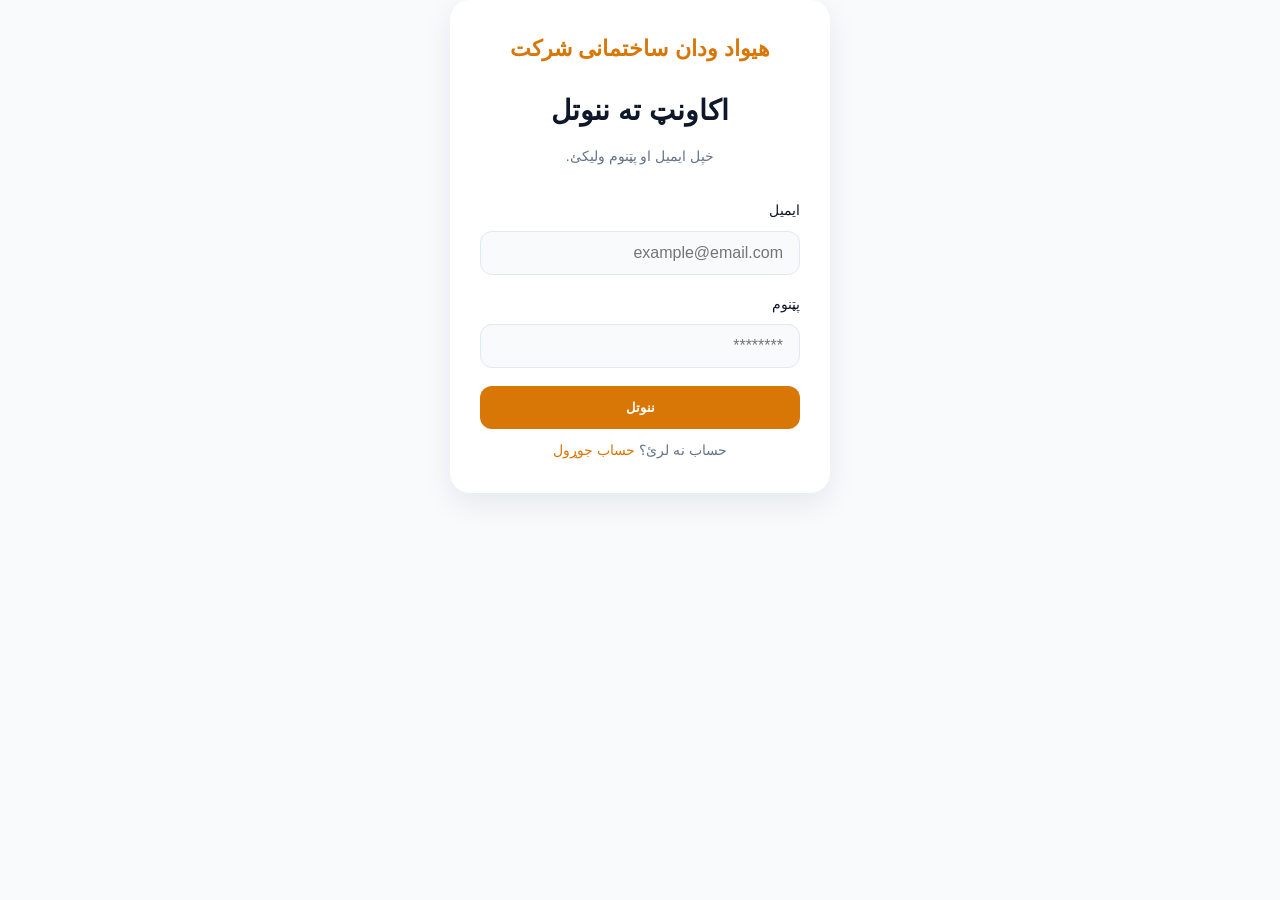
<file: login.html>
<!DOCTYPE html>
<html lang="ps" dir="rtl">
<head>
  <meta charset="UTF-8" />
  <meta name="viewport" content="width=device-width, initial-scale=1.0" />
  <title>HWCC | ننوتل</title>
  <link rel="stylesheet" href="styles.css" />
  <style>
    /* Inline error message style */
    .error-message {
      color: red;
      font-size: 13px;
      margin-top: -8px;
      margin-bottom: 8px;
      display: block;
    }
    input:focus {
      outline: none;
      border: 1px solid #0d6efd;
    }
  </style>
</head>
<body class="auth-page">
  <main class="auth-wrapper">
    <div class="auth-card">
      <a class="auth-logo" href="index.html">هیواد ودان ساختمانی شرکت</a>

      <h1>اکاونټ ته ننوتل</h1>
      <p class="auth-subtitle">خپل ایمیل او پټنوم ولیکئ.</p>

      <form class="auth-form" id="loginForm" novalidate>
        <label for="email">ایمیل</label>
        <input type="email" id="email" placeholder="example@email.com" />
        <small id="emailError" class="error-message"></small>

        <label for="password">پټنوم</label>
        <input type="password" id="password" placeholder="********" />
        <small id="passwordError" class="error-message"></small>

        <button type="submit" class="btn btn-primary full-btn">ننوتل</button>
      </form>

      <p class="auth-footer">
        حساب نه لرئ؟ <a href="signup.html">حساب جوړول</a>
      </p>
    </div>
  </main>

  <script>
    const loginForm = document.getElementById("loginForm");
    const emailInput = document.getElementById("email");
    const passwordInput = document.getElementById("password");
    const emailError = document.getElementById("emailError");
    const passwordError = document.getElementById("passwordError");

    loginForm.addEventListener("submit", function (event) {
      event.preventDefault();

      const email = emailInput.value.trim();
      const password = passwordInput.value.trim();
      let isValid = true;

      emailError.textContent = "";
      passwordError.textContent = "";

      // Email validation
      if (email === "") {
        emailError.textContent = "مهرباني وکړئ ایمیل داخل کړئ";
        isValid = false;
      } else if (!validateEmail(email)) {
        emailError.textContent = "مهرباني وکړئ سم ایمیل داخل کړئ";
        isValid = false;
      }

      // Password validation
      if (password === "") {
        passwordError.textContent = "مهرباني وکړئ پټنوم داخل کړئ";
        isValid = false;
      } else if (password.length < 6) {
        passwordError.textContent = "پټنوم باید لږ تر لږه ۶ توري وي";
        isValid = false;
      }

      // If valid, store in localStorage
      if (isValid) {
        localStorage.setItem("userEmail", email);
        localStorage.setItem("userPassword", password);
        alert("په بریالیتوب سره ننوتل!");
        // redirect or reload page
        window.location.href = "index.html";
      }
    });

    function validateEmail(email) {
      const emailPattern = /^[^\s@]+@[^\s@]+\.[^\s@]+$/;
      return emailPattern.test(email);
    }
  </script>
</body>
</html>
</file>
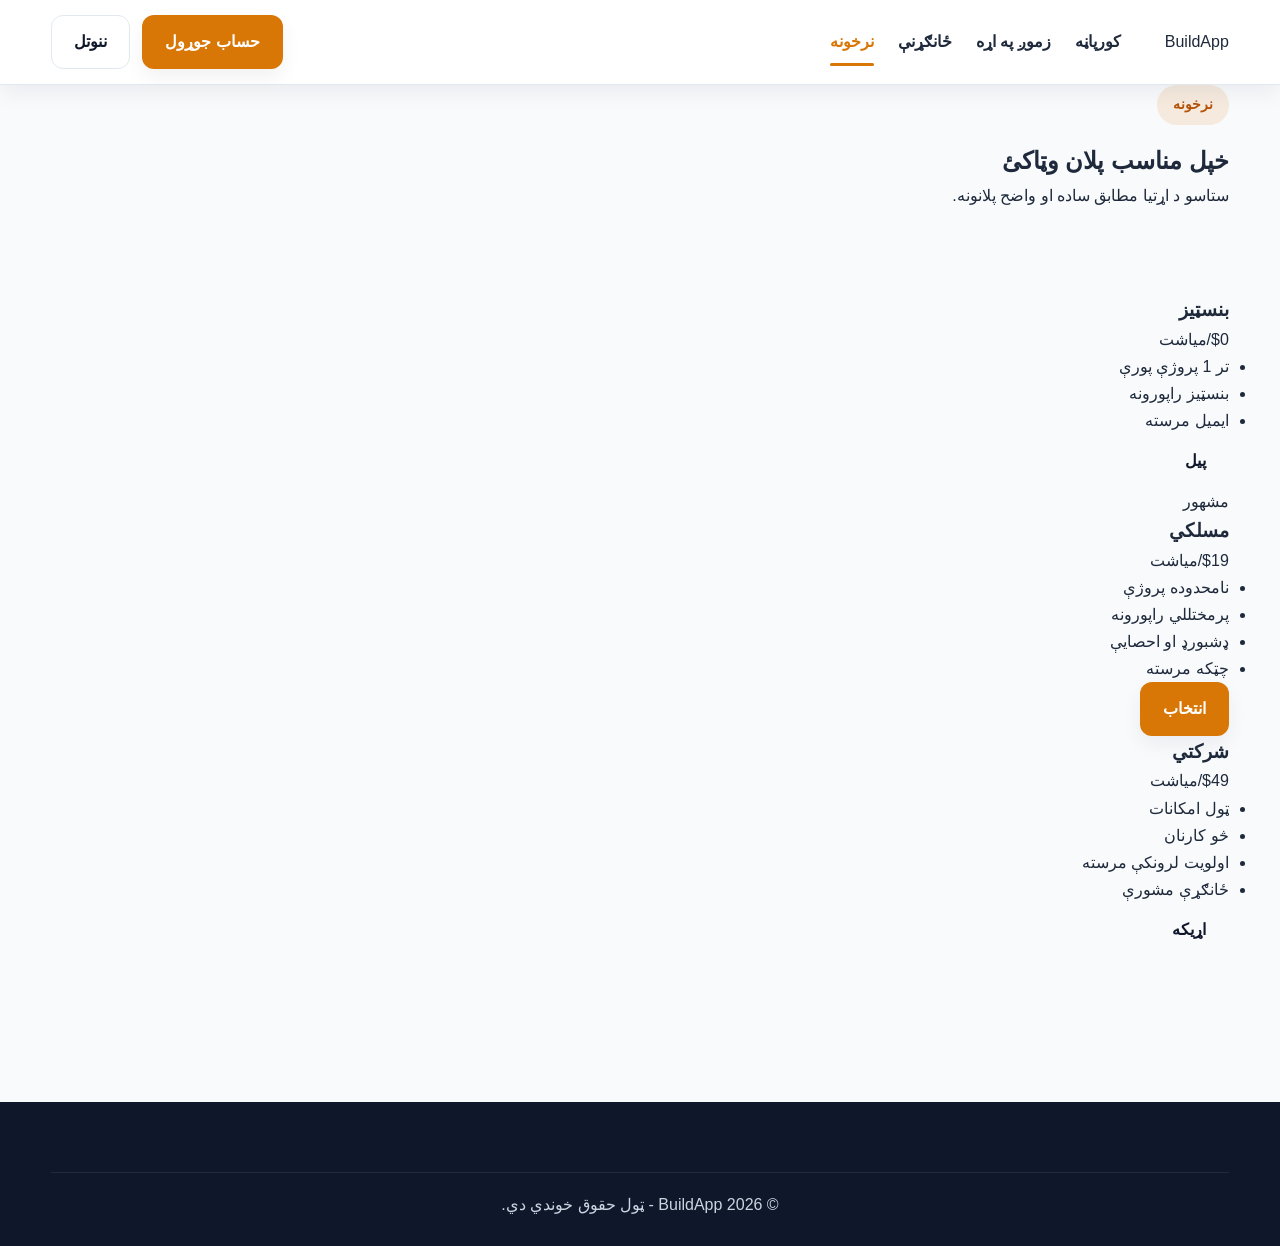
<file: pricing.html>
<!DOCTYPE html>
<html lang="ps" dir="rtl">
<head>
  <meta charset="UTF-8" />
  <meta name="viewport" content="width=device-width, initial-scale=1.0" />
  <title>BuildApp | نرخونه</title>
  <link rel="stylesheet" href="style.css" />
  <link rel="stylesheet" href="https://cdnjs.cloudflare.com/ajax/libs/font-awesome/6.5.0/css/all.min.css" />
</head>
<body>
  <header class="topbar">
    <div class="container nav-wrapper">
      <a class="logo" href="index.html">BuildApp</a>
      <nav class="nav-links">
        <a href="index.html">کورپاڼه</a>
        <a href="about.html">زموږ په اړه</a>
        <a href="features.html">ځانګړنې</a>
        <a href="pricing.html" class="active">نرخونه</a>
      </nav>
      <div class="nav-actions">
        <a href="login.html" class="btn btn-light">ننوتل</a>
        <a href="signup.html" class="btn btn-primary">حساب جوړول</a>
      </div>
    </div>
  </header>

  <section class="page-hero small-hero">
    <div class="container">
      <span class="badge">نرخونه</span>
      <h1>خپل مناسب پلان وټاکئ</h1>
      <p>ستاسو د اړتیا مطابق ساده او واضح پلانونه.</p>
    </div>
  </section>

  <main>
    <section class="section">
      <div class="container pricing-grid">
        <div class="pricing-card">
          <h3>بنسټیز</h3>
          <div class="price">$0<span>/میاشت</span></div>
          <ul class="pricing-list">
            <li>تر 1 پروژې پورې</li>
            <li>بنسټیز راپورونه</li>
            <li>ایمیل مرسته</li>
          </ul>
          <a href="signup.html" class="btn btn-outline full-btn">پیل</a>
        </div>
        <div class="pricing-card featured-plan">
          <span class="popular-badge">مشهور</span>
          <h3>مسلکي</h3>
          <div class="price">$19<span>/میاشت</span></div>
          <ul class="pricing-list">
            <li>نامحدوده پروژې</li>
            <li>پرمختللي راپورونه</li>
            <li>ډشبورډ او احصایې</li>
            <li>چټکه مرسته</li>
          </ul>
          <a href="signup.html" class="btn btn-primary full-btn">انتخاب</a>
        </div>
        <div class="pricing-card">
          <h3>شرکتي</h3>
          <div class="price">$49<span>/میاشت</span></div>
          <ul class="pricing-list">
            <li>ټول امکانات</li>
            <li>څو کارنان</li>
            <li>اولویت لرونکې مرسته</li>
            <li>ځانګړې مشورې</li>
          </ul>
          <a href="signup.html" class="btn btn-outline full-btn">اړیکه</a>
        </div>
      </div>
    </section>
  </main>

  <footer class="footer"><div class="container footer-bottom only-bottom"><p>© 2026 BuildApp - ټول حقوق خوندي دي.</p></div></footer>
</body>
</html>
</file>
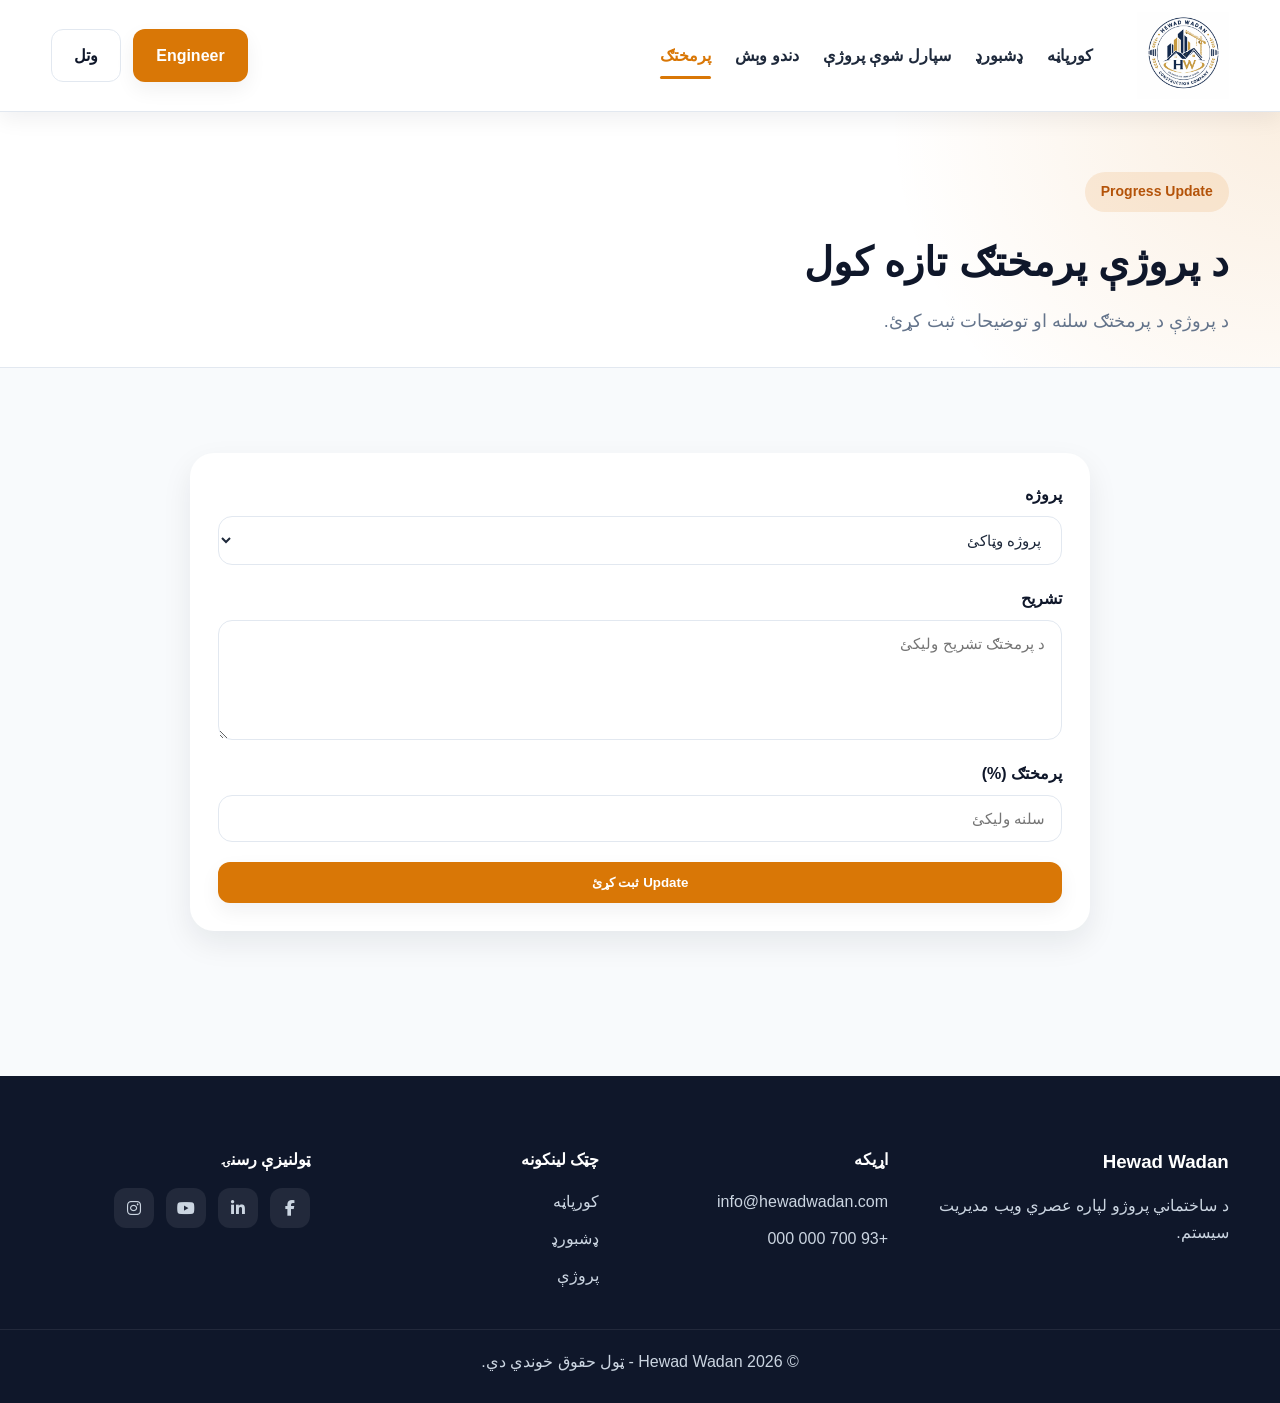
<file: progress.html>
<!DOCTYPE html>
<html lang="ps" dir="rtl">
<head>
  <meta charset="UTF-8" />
  <meta name="viewport" content="width=device-width, initial-scale=1.0" />
  <title>د پرمختګ تازه کول - هیواد ودان</title>
  <link rel="stylesheet" href="style.css" />
  <link
    rel="stylesheet"
    href="https://cdnjs.cloudflare.com/ajax/libs/font-awesome/6.5.0/css/all.min.css"
  />
</head>
<body>

  <header class="topbar">
    <div class="container nav-wrapper">
      <div class="logo">
        <img src="../../assets/Construction excellence with Hewad Wadan.png" alt="هیواد ودان" />
      </div>

      <nav class="nav-links">
        <a href="../../index.html">کورپاڼه</a>
        <a href="dashboard.html">ډشبورډ</a>
        <a href="assigned-projects.html">سپارل شوې پروژې</a>
        <a href="task-scheduling.html">دندو وېش</a>
        <a href="progress.html" class="active">پرمختګ</a>
      </nav>

      <div class="nav-actions">
        <a href="#" class="btn btn-light">وتل</a>
        <a href="#" class="btn btn-primary">Engineer</a>
      </div>
    </div>
  </header>

  <main class="inner-page">
    <section class="page-hero-lite">
      <div class="container">
        <span class="section-tag">Progress Update</span>
        <h1>د پروژې پرمختګ تازه کول</h1>
        <p>د پروژې د پرمختګ سلنه او توضیحات ثبت کړئ.</p>
      </div>
    </section>

    <section class="section">
      <div class="container">
        <div class="content-card form-card">
          <form class="styled-form">
            <div class="form-group">
              <label for="projectSelect">پروژه</label>
              <select id="projectSelect">
                <option value="">پروژه وټاکئ</option>
                <option>Building A</option>
                <option>Road Construction</option>
                <option>Office Complex</option>
              </select>
            </div>

            <div class="form-group">
              <label for="progressDesc">تشریح</label>
              <textarea id="progressDesc" rows="4" placeholder="د پرمختګ تشریح ولیکئ"></textarea>
            </div>

            <div class="form-group">
              <label for="progressPercent">پرمختګ (%)</label>
              <input id="progressPercent" type="number" min="0" max="100" step="1" placeholder="سلنه ولیکئ" />
            </div>

            <button type="submit" class="btn btn-primary">Update ثبت کړئ</button>
          </form>
        </div>
      </div>
    </section>
  </main>

  <footer class="footer">
    <div class="container footer-grid">
      <div>
        <h3>Hewad Wadan</h3>
        <p>د ساختماني پروژو لپاره عصري ویب مدیریت سیستم.</p>
      </div>

      <div>
        <h4>اړیکه</h4>
        <p>info@hewadwadan.com</p>
        <p>+93 700 000 000</p>
      </div>

      <div>
        <h4>چټک لینکونه</h4>
        <a href="../../index.html">کورپاڼه</a>
        <a href="dashboard.html">ډشبورډ</a>
        <a href="assigned-projects.html">پروژې</a>
      </div>

      <div>
        <h4>ټولنیزې رسنۍ</h4>
        <div class="socials">
          <a href="#"><i class="fa-brands fa-facebook-f"></i></a>
          <a href="#"><i class="fa-brands fa-linkedin-in"></i></a>
          <a href="#"><i class="fa-brands fa-youtube"></i></a>
          <a href="#"><i class="fa-brands fa-instagram"></i></a>
        </div>
      </div>
    </div>

    <div class="footer-bottom">
      <p>© 2026 Hewad Wadan - ټول حقوق خوندي دي.</p>
    </div>
  </footer>

</body>
</html>
</file>
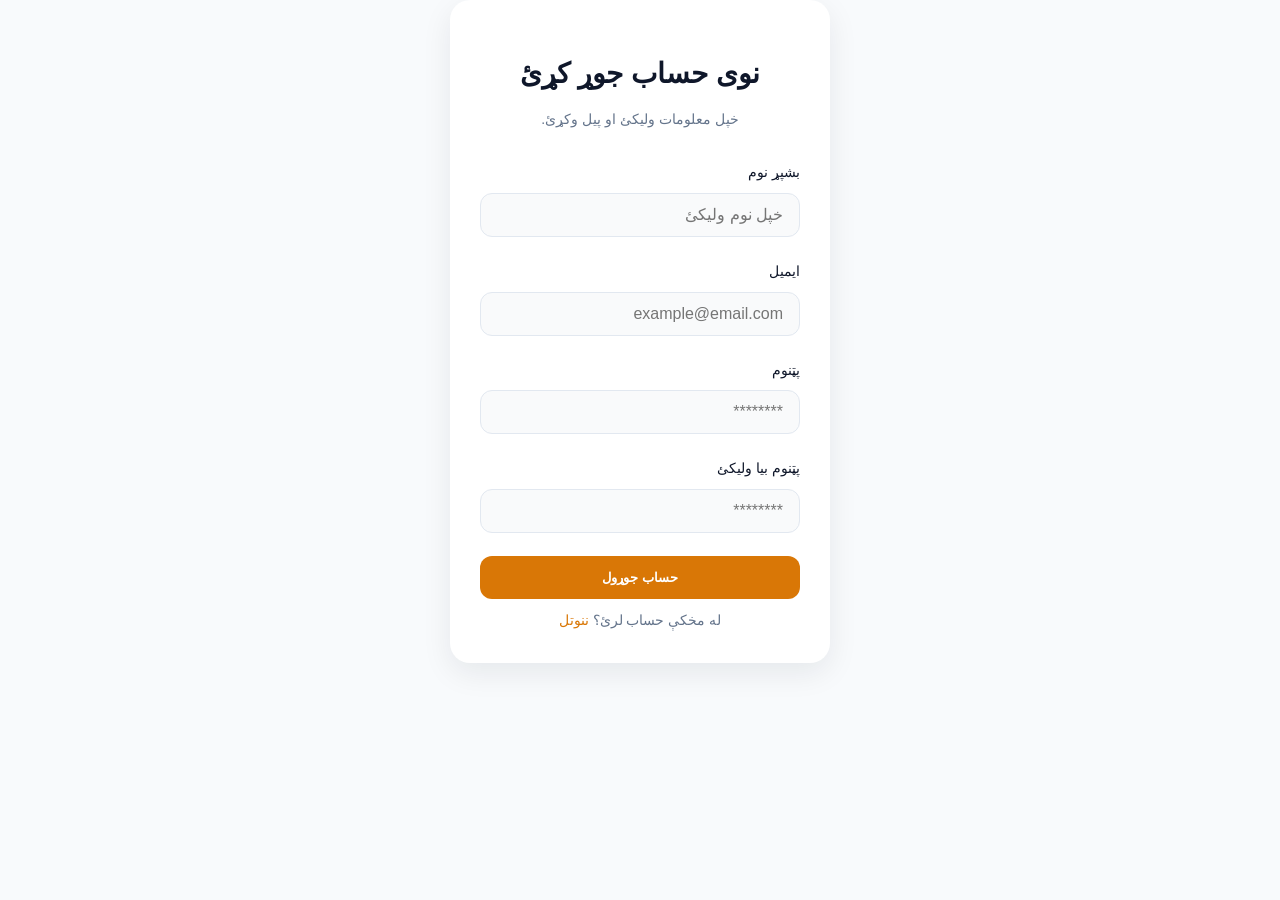
<file: signup.html>
<!DOCTYPE html>
<html lang="ps" dir="rtl">
<head>
  <meta charset="UTF-8" />
  <meta name="viewport" content="width=device-width, initial-scale=1.0" />
  <title>هیواد ودان | حساب جوړول</title>
  <link rel="stylesheet" href="styles.css" />
  <style>
    .error {
      color: red;
      font-size: 0.85rem;
      margin-top: 0.3rem;
    }
    input.invalid {
      border-color: red;
    }
  </style>
</head>
<body class="auth-page">
  <main class="auth-wrapper">
    <div class="auth-card">
      <a class="auth-logo" href="index.html"></a>
      <h1>نوی حساب جوړ کړئ</h1>
      <p class="auth-subtitle">خپل معلومات ولیکئ او پیل وکړئ.</p>

      <form class="auth-form" id="signupForm" novalidate>
        <label>بشپړ نوم</label>
        <input type="text" id="fullName" placeholder="خپل نوم ولیکئ" />
        <div class="error" id="fullNameError"></div>

        <label>ایمیل</label>
        <input type="email" id="email" placeholder="example@email.com" />
        <div class="error" id="emailError"></div>

        <label>پټنوم</label>
        <input type="password" id="password" placeholder="********" />
        <div class="error" id="passwordError"></div>

        <label>پټنوم بیا ولیکئ</label>
        <input type="password" id="confirmPassword" placeholder="********" />
        <div class="error" id="confirmPasswordError"></div>

        <button type="submit" class="btn btn-primary full-btn">حساب جوړول</button>
      </form>

      <p class="auth-footer">له مخکې حساب لرئ؟ <a href="login.html">ننوتل</a></p>
    </div>
  </main>

  <script>
    const form = document.getElementById("signupForm");
    const fullName = document.getElementById("fullName");
    const email = document.getElementById("email");
    const password = document.getElementById("password");
    const confirmPassword = document.getElementById("confirmPassword");

    const fullNameError = document.getElementById("fullNameError");
    const emailError = document.getElementById("emailError");
    const passwordError = document.getElementById("passwordError");
    const confirmPasswordError = document.getElementById("confirmPasswordError");

    function validateEmail(email) {
      const re = /^[a-zA-Z0-9._%+-]+@[a-z0-9.-]+\.[a-z]{2,4}$/;
      return re.test(String(email).toLowerCase());
    }

    form.addEventListener("submit", function(e) {
      e.preventDefault();
      let valid = true;

      // Full Name
      if(fullName.value.trim() === "") {
        fullNameError.textContent = "مهرباني وکړئ خپل بشپړ نوم ولیکئ";
        fullName.classList.add("invalid");
        valid = false;
      } else {
        fullNameError.textContent = "";
        fullName.classList.remove("invalid");
      }

      // Email
      if(email.value.trim() === "") {
        emailError.textContent = "مهرباني وکړئ ایمیل ولیکئ";
        email.classList.add("invalid");
        valid = false;
      } else if(!validateEmail(email.value)) {
        emailError.textContent = "مهرباني وکړئ صحیح ایمیل ولیکئ";
        email.classList.add("invalid");
        valid = false;
      } else {
        emailError.textContent = "";
        email.classList.remove("invalid");
      }

      // Password
      if(password.value.trim() === "") {
        passwordError.textContent = "مهرباني وکړئ پټنوم ولیکئ";
        password.classList.add("invalid");
        valid = false;
      } else if(password.value.length < 6) {
        passwordError.textContent = "پټنوم باید لږ تر لږه ۶ کرکټرونه ولري";
        password.classList.add("invalid");
        valid = false;
      } else {
        passwordError.textContent = "";
        password.classList.remove("invalid");
      }

      // Confirm Password
      if(confirmPassword.value.trim() === "") {
        confirmPasswordError.textContent = "مهرباني وکړئ پټنوم بیا ولیکئ";
        confirmPassword.classList.add("invalid");
        valid = false;
      } else if(confirmPassword.value !== password.value) {
        confirmPasswordError.textContent = "پټنومونه سره سمون نه لري";
        confirmPassword.classList.add("invalid");
        valid = false;
      } else {
        confirmPasswordError.textContent = "";
        confirmPassword.classList.remove("invalid");
      }

      // If all valid
      if(valid) {
        alert("حساب په بریالیتوب جوړ شو!");
        form.reset();
      }
    });
  </script>
</body>
</html>
</file>
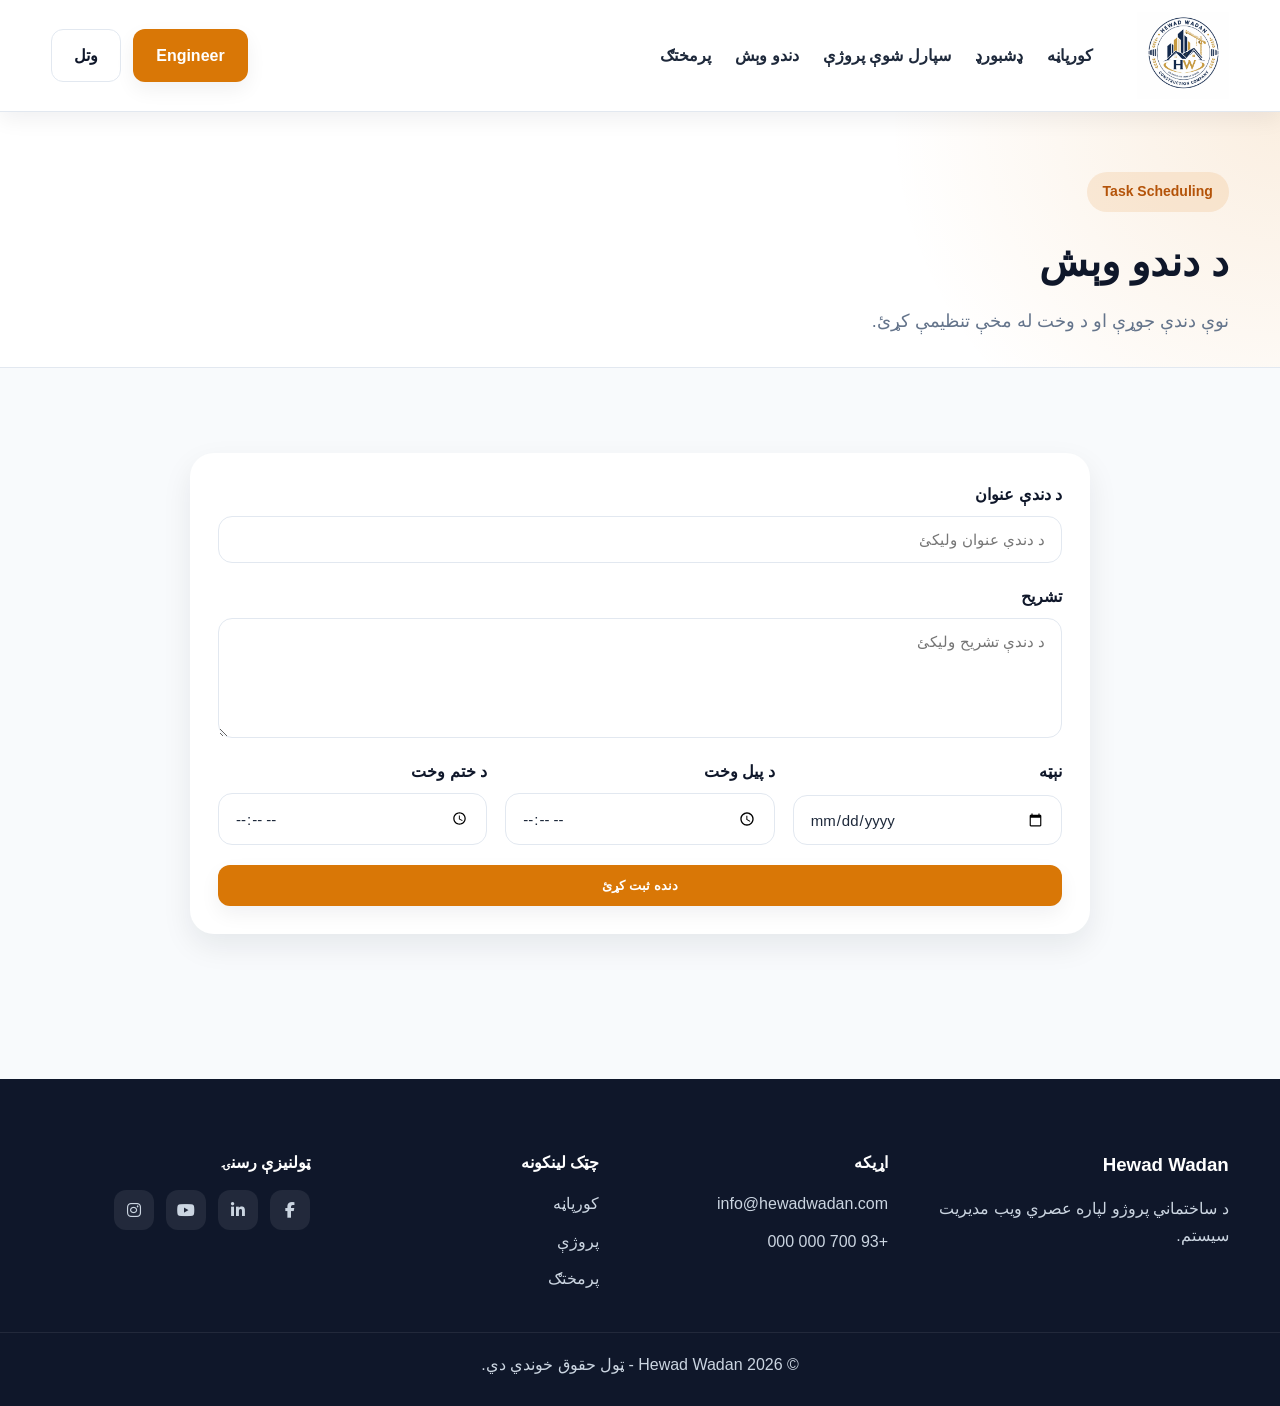
<file: task-scheduling.html>
<!DOCTYPE html>
<html lang="ps" dir="rtl">
<head>
  <meta charset="UTF-8" />
  <meta name="viewport" content="width=device-width, initial-scale=1.0" />
  <title>د دندو وېش - هیواد ودان</title>
  <link rel="stylesheet" href="style.css" />
  <link
    rel="stylesheet"
    href="https://cdnjs.cloudflare.com/ajax/libs/font-awesome/6.5.0/css/all.min.css"
  />
</head>
<body>

  <header class="topbar">
    <div class="container nav-wrapper">
      <div class="logo">
        <img src="../../assets/Construction excellence with Hewad Wadan.png" alt="هیواد ودان" />
      </div>

      <nav class="nav-links">
        <a href="../../index.html">کورپاڼه</a>
        <a href="dashboard.html">ډشبورډ</a>
        <a href="assigned-projects.html">سپارل شوې پروژې</a>
        <a href="task-scheduling.html">دندو وېش</a>
        <a href="progress.html">پرمختګ</a>
      </nav>

      <div class="nav-actions">
        <a href="#" class="btn btn-light">وتل</a>
        <a href="#" class="btn btn-primary">Engineer</a>
      </div>
    </div>
  </header>

  <main class="inner-page">
    <section class="page-hero-lite">
      <div class="container">
        <span class="section-tag">Task Scheduling</span>
        <h1>د دندو وېش</h1>
        <p>نوې دندې جوړې او د وخت له مخې تنظیمې کړئ.</p>
      </div>
    </section>

    <section class="section">
      <div class="container">
        <div class="content-card form-card">
          <form class="styled-form">
            <div class="form-group">
              <label for="taskTitle">د دندې عنوان</label>
              <input id="taskTitle" type="text" placeholder="د دندې عنوان ولیکئ" />
            </div>

            <div class="form-group">
              <label for="taskDesc">تشریح</label>
              <textarea id="taskDesc" rows="4" placeholder="د دندې تشریح ولیکئ"></textarea>
            </div>

            <div class="form-grid">
              <div class="form-group">
                <label for="taskDate">نېټه</label>
                <input id="taskDate" type="date" />
              </div>

              <div class="form-group">
                <label for="startTime">د پیل وخت</label>
                <input id="startTime" type="time" />
              </div>

              <div class="form-group">
                <label for="endTime">د ختم وخت</label>
                <input id="endTime" type="time" />
              </div>
            </div>

            <button type="submit" class="btn btn-primary">دنده ثبت کړئ</button>
          </form>
        </div>
      </div>
    </section>
  </main>

  <footer class="footer">
    <div class="container footer-grid">
      <div>
        <h3>Hewad Wadan</h3>
        <p>د ساختماني پروژو لپاره عصري ویب مدیریت سیستم.</p>
      </div>

      <div>
        <h4>اړیکه</h4>
        <p>info@hewadwadan.com</p>
        <p>+93 700 000 000</p>
      </div>

      <div>
        <h4>چټک لینکونه</h4>
        <a href="../../index.html">کورپاڼه</a>
        <a href="assigned-projects.html">پروژې</a>
        <a href="progress.html">پرمختګ</a>
      </div>

      <div>
        <h4>ټولنیزې رسنۍ</h4>
        <div class="socials">
          <a href="#"><i class="fa-brands fa-facebook-f"></i></a>
          <a href="#"><i class="fa-brands fa-linkedin-in"></i></a>
          <a href="#"><i class="fa-brands fa-youtube"></i></a>
          <a href="#"><i class="fa-brands fa-instagram"></i></a>
        </div>
      </div>
    </div>

    <div class="footer-bottom">
      <p>© 2026 Hewad Wadan - ټول حقوق خوندي دي.</p>
    </div>
  </footer>

</body>
</html>
</file>
<file: style.css>
@font-face {
  font-family: bahig;
  src: url(./fonts/Bahij-Bold.ttf) ;
}

:root {
  --primary: #d97706;
  --primary-dark: #b45309;
  --secondary: #0f172a;
  --bg: #f8fafc;
  --white: #ffffff;
  --text: #1e293b;
  --muted: #64748b;
  --border: #e2e8f0;
  --card-shadow: 0 10px 30px rgba(15, 23, 42, 0.08);
  --soft-shadow: 0 8px 20px rgba(15, 23, 42, 0.06);
  --radius: 20px;
  --container: 1200px;
}

* {
  margin: 0;
  padding: 0;
  box-sizing: border-box;
}

html {
  scroll-behavior: smooth;
}

body {
  font-family: "Noto Naskh Arabic", Arial, sans-serif;
  background: var(--bg);
  color: var(--text);
  line-height: 1.7;
    font-family: bahig;

}



/* this is my about section style :  */
.steps-grid {
  display: grid;
  grid-template-columns: repeat(auto-fit, minmax(220px, 1fr));
  gap: 1.5rem;
}

.step-card {
  background: #fff;
  padding: 1.2rem 1.5rem;
  border-radius: 12px;
  box-shadow: 0 4px 15px rgba(0,0,0,0.05);
  text-align: center;
  transition: all 0.3s ease;
}

.step-card:hover {
  transform: translateY(-5px);
  box-shadow: 0 8px 25px rgba(0,0,0,0.1);
}

.step-number {
  font-size: 2rem;
  margin-bottom: 0.8rem;
}

.step-card h3 {
  font-size: 1.1rem;
  margin-bottom: 0.6rem;
}

.step-card p {
  font-size: 0.95rem;
  line-height: 1.4;
  color: #555;
}

img {
  max-width: 100%;
  display: block;
}

a {
  text-decoration: none;
  color: inherit;
}

.container {
  width: min(92%, var(--container));
  margin-inline: auto;
}

.section {
  padding: 90px 0;
}

.alt-bg {
  background: #f1f5f9;
}

/* Topbar */
.topbar {
  position: sticky;
  top: -100px;
  z-index: 999;
  background: rgba(255, 255, 255, 0.92);
  backdrop-filter: blur(12px);
  border-bottom: 1px solid var(--border);
}
/* .topbar {
  position: fixed;
  top: 0;
  left: 0;
  width: 100%;
  z-index: 1000;
  background: white;
  transition: top 0.3s ease;
}

/* کله hide شي */
/* .topbar.hide {
  top: -100px;
} */ 

.nav-wrapper {
  display: flex;
  align-items: center;
  min-height: 82px;
  gap: 20px;
  direction: rtl;
  padding: 14px 0;
}

.logo {
  flex-shrink: 0;
  margin-left: 28px;
}

.logo img {
  width: 95px;
  height: auto;
  object-fit: contain;
}

.nav-links {
  display: flex;
  align-items: center;
  gap: 24px;
  flex-wrap: wrap;
}

.nav-links a {
  color: var(--text);
  font-weight: 700;
  transition: 0.3s;
}

.nav-links a:hover,
.nav-links a.active {
  color: var(--primary);
}

.nav-actions {
  display: flex;
  align-items: center;
  gap: 12px;
  margin-right: auto;
  direction: ltr;
  flex-wrap: wrap;
}

/* Buttons */
.btn {
  display: inline-flex;
  align-items: center;
  justify-content: center;
  padding: 13px 22px;
  border-radius: 12px;
  font-weight: 700;
  transition: 0.3s ease;
  border: 1px solid transparent;
  cursor: pointer;
  white-space: nowrap;
}

.btn-primary {
  background: var(--primary);
  color: var(--white);
  box-shadow: var(--soft-shadow);
}

.btn-primary:hover {
  background: var(--primary-dark);
  transform: translateY(-2px);
}

.btn-light {
  background: var(--white);
  color: var(--secondary);
  border: 1px solid var(--border);
}

.btn-outline {
  border: 1px solid var(--secondary);
  color: var(--secondary);
  background: transparent;
}

.btn-outline:hover,
.btn-light:hover {
  background: var(--secondary);
  color: var(--white);
}

/* Hero */
.hero {
  padding: 80px 0 70px;
  background:
    radial-gradient(circle at top left, rgba(217, 119, 6, 0.12), transparent 35%),
    radial-gradient(circle at bottom right, rgba(15, 23, 42, 0.1), transparent 25%);
}

.hero-grid,
.preview-grid {
  display: grid;
  grid-template-columns: 1.1fr 0.9fr;
  gap: 40px;
  align-items: center;
}

.badge,
.section-tag {
  display: inline-block;
  background: rgba(217, 119, 6, 0.12);
  color: var(--primary-dark);
  padding: 8px 16px;
  border-radius: 999px;
  font-size: 14px;
  margin-bottom: 16px;
  font-weight: 700;
}

.hero-text h1 {
  font-size: 52px;
  line-height: 1.4;
  margin-bottom: 18px;
  color: var(--secondary);
}

.hero-text p {
  color: var(--muted);
  font-size: 18px;
  margin-bottom: 28px;
}

.hero-buttons {
  display: flex;
  gap: 14px;
  flex-wrap: wrap;
  margin-bottom: 30px;
}

.hero-stats {
  display: flex;
  gap: 18px;
  flex-wrap: wrap;
}

.stat-box {
  background: var(--white);
  padding: 18px 22px;
  border-radius: 16px;
  box-shadow: var(--soft-shadow);
  min-width: 120px;
}

.stat-box strong {
  display: block;
  color: var(--secondary);
  font-size: 24px;
}

.stat-box span {
  color: var(--muted);
  font-size: 14px;
}

.hero-card,
.video-box,
.preview-info,
.feature-card,
.step-card,
.testimonial-card,
.faq-item {
  background: var(--white);
  border-radius: 24px;
  box-shadow: var(--card-shadow);
}

.hero-card {
  padding: 14px;
}

.hero-card img {
  border-radius: 18px;
  width: 100%;
  height: 380px;
  object-fit: cover;
}

/* Section headings */
.section-head {
  text-align: center;
  max-width: 760px;
  margin: 0 auto 50px;
}

.section-head h2 {
  font-size: 38px;
  line-height: 1.4;
  margin-bottom: 12px;
  color: var(--secondary);
}

.section-head p {
  color: var(--muted);
  font-size: 17px;
}

/* Grids */
.features-grid,
.steps-grid,
.testimonials-grid {
  display: grid;
  grid-template-columns: repeat(3, 1fr);
  gap: 24px;
}

.feature-card,
.step-card,
.testimonial-card {
  padding: 30px 24px;
}

.icon {
  width: 62px;
  height: 62px;
  display: grid;
  place-items: center;
  border-radius: 16px;
  background: rgba(217, 119, 6, 0.12);
  color: var(--primary);
  font-size: 24px;
  margin-bottom: 18px;
}

.feature-card h3,
.step-card h3 {
  margin-bottom: 10px;
  color: var(--secondary);
  font-size: 22px;
}

.feature-card p,
.testimonial-card p,
.step-card p {
  color: var(--muted);
}

/* Preview */
.video-box {
  padding: 18px;
}

.video-placeholder {
  min-height: 280px;
  border: 2px dashed #cbd5e1;
  border-radius: 18px;
  display: grid;
  place-items: center;
  text-align: center;
  color: var(--muted);
  padding: 10px;
}

.video-placeholder i {
  font-size: 60px;
  color: var(--primary);
  margin-bottom: 16px;
}

.video-placeholder iframe {
  width: 100%;
  max-width: 100%;
  min-height: 320px;
  border: 0;
  border-radius: 14px;
  margin-bottom: 14px;
}

.preview-info {
  padding: 32px;
}

.preview-info h3 {
  color: var(--secondary);
  font-size: 28px;
  margin-bottom: 16px;
}

.preview-info p {
  color: var(--muted);
  margin-bottom: 18px;
}

.check-list {
  list-style: none;
}

.check-list li {
  margin-bottom: 10px;
  color: var(--text);
  position: relative;
  padding-right: 24px;
}

.check-list li::before {
  content: "✔";
  position: absolute;
  right: 0;
  color: var(--primary);
  font-weight: bold;
}

/* Steps */
.step-number {
  width: 48px;
  height: 48px;
  border-radius: 50%;
  background: rgba(217, 119, 6, 0.14);
  color: var(--primary-dark);
  display: grid;
  place-items: center;
  font-weight: 800;
  margin-bottom: 16px;
}

/* Testimonials */
.user-info {
  margin-top: 16px;
}

.user-info strong {
  display: block;
  color: var(--secondary);
}

.user-info span {
  color: var(--muted);
  font-size: 14px;
}

/* FAQ */
.faq-list {
  max-width: 900px;
  margin: 0 auto;
  display: grid;
  gap: 16px;
}

.faq-item {
  padding: 18px 20px;
}

.faq-item summary {
  cursor: pointer;
  font-weight: 700;
  color: var(--secondary);
  list-style: none;
}

.faq-item p {
  margin-top: 12px;
  color: var(--muted);
}

/* CTA */
.cta-section {
  padding: 0 0 90px;
}

.cta-box {
  background: linear-gradient(135deg, var(--secondary), #1e293b);
  color: var(--white);
  border-radius: 28px;
  padding: 40px;
  display: flex;
  justify-content: space-between;
  align-items: center;
  gap: 20px;
  box-shadow: var(--card-shadow);
}

.cta-box h2 {
  font-size: 34px;
  margin-bottom: 8px;
}

.cta-box p {
  color: #cbd5e1;
}

/* Footer */
.footer {
  background: var(--secondary);
  color: var(--white);
  padding-top: 70px;
}

.footer-grid {
  display: grid;
  grid-template-columns: 1.2fr 1fr 1fr 1fr;
  gap: 30px;
  padding-bottom: 30px;
}

.footer h3,
.footer h4 {
  margin-bottom: 14px;
}

.footer p,
.footer a {
  color: #cbd5e1;
  display: block;
  margin-bottom: 10px;
}

.socials {
  display: flex;
  gap: 12px;
}

.socials a {
  width: 40px;
  height: 40px;
  display: grid;
  place-items: center;
  background: rgba(255, 255, 255, 0.08);
  border-radius: 12px;
}

.footer-bottom {
  border-top: 1px solid rgba(255, 255, 255, 0.08);
  text-align: center;
  padding: 18px 0;
  color: #cbd5e1;
}

/* Responsive */
@media (max-width: 992px) {
  .hero-grid,
  .preview-grid,
  .features-grid,
  .steps-grid,
  .testimonials-grid,
  .footer-grid {
    grid-template-columns: 1fr 1fr;
  }

  .nav-wrapper {
    flex-wrap: wrap;
    justify-content: center;
  }

  .logo {
    margin-left: 0;
  }

  .nav-links {
    order: 2;
    justify-content: center;
  }

  .nav-actions {
    order: 3;
    margin-right: 0;
    justify-content: center;
  }

  .cta-box {
    flex-direction: column;
    text-align: center;
  }
}

@media (max-width: 768px) {
  .hero-grid,
  .preview-grid,
  .features-grid,
  .steps-grid,
  .testimonials-grid,
  .footer-grid {
    grid-template-columns: 1fr;
  }

  .nav-wrapper {
    flex-direction: column;
    align-items: center;
    text-align: center;
  }

  .nav-links {
    flex-direction: column;
    gap: 12px;
  }

  .nav-actions {
    flex-direction: column;
    width: 100%;
  }

  .btn {
    width: 100%;
  }

  .hero-text h1 {
    font-size: 34px;
  }

  .section-head h2,
  .cta-box h2 {
    font-size: 28px;
  }

  .hero-buttons,
  .hero-stats {
    justify-content: center;
  }

  .hero-text,
  .section-head {
    text-align: center;
  }

  .video-placeholder iframe {
    min-height: 220px;
  }

  .cta-box {
    padding: 28px 20px;
  }
}

@media (max-width: 480px) {
  .logo img {
    width: 75px;
  }

  .container {
    width: min(94%, var(--container));
  }

  .hero-text h1 {
    font-size: 28px;
  }

  .section {
    padding: 70px 0;
  }
}


:root {
  --primary: #d97706;
  --primary-dark: #b45309;
  --secondary: #0f172a;
  --bg: #f8fafc;
  --white: #ffffff;
  --text: #1e293b;
  --muted: #64748b;
  --border: #e2e8f0;
  --card-shadow: 0 10px 30px rgba(15, 23, 42, 0.08);
  --soft-shadow: 0 8px 20px rgba(15, 23, 42, 0.06);
  --container: 1200px;
}

* {
  margin: 0;
  padding: 0;
  box-sizing: border-box;
}

html {
  scroll-behavior: smooth;
}

body {
  font-family: Arial, sans-serif;
  background: var(--bg);
  color: var(--text);
  line-height: 1.7;
}

img {
  max-width: 100%;
  display: block;
}

a {
  text-decoration: none;
  color: inherit;
}

.container {
  width: min(92%, var(--container));
  margin: 0 auto;
}

.section {
  padding: 70px 0;
}

/* Header */
.topbar {
  position: sticky;
  top: 0;
  z-index: 999;
  background: rgba(255, 255, 255, 0.95);
  backdrop-filter: blur(10px);
  border-bottom: 1px solid var(--border);
}

.nav-wrapper {
  min-height: 82px;
  display: flex;
  align-items: center;
  gap: 20px;
  direction: rtl;
  padding: 12px 0;
}

.logo {
  flex-shrink: 0;
  margin-left: 24px;
}

.logo img {
  width: 82px;
  height: auto;
  object-fit: contain;
}

.nav-links {
  display: flex;
  align-items: center;
  gap: 24px;
  flex-wrap: wrap;
}

.nav-links a {
  font-weight: 700;
  color: var(--text);
  transition: 0.3s;
}

.nav-links a:hover,
.nav-links a.active {
  color: var(--primary);
}

.nav-actions {
  margin-right: auto;
  display: flex;
  align-items: center;
  gap: 12px;
  direction: ltr;
}

.btn {
  display: inline-flex;
  align-items: center;
  justify-content: center;
  padding: 12px 20px;
  border-radius: 12px;
  font-weight: 700;
  border: 1px solid transparent;
  transition: 0.3s ease;
  white-space: nowrap;
}

.btn-primary {
  background: var(--primary);
  color: var(--white);
}

.btn-primary:hover {
  background: var(--primary-dark);
}

.btn-light {
  background: var(--white);
  color: var(--secondary);
  border: 1px solid var(--border);
}

.btn-light:hover {
  background: var(--secondary);
  color: var(--white);
}

/* Main page */
.inner-page {
  min-height: 100vh;
}

.page-hero-lite {
  padding: 60px 0 30px;
  background:
    radial-gradient(circle at top right, rgba(217, 119, 6, 0.12), transparent 30%),
    #fff;
  border-bottom: 1px solid var(--border);
}

.section-tag {
  display: inline-block;
  padding: 8px 16px;
  border-radius: 999px;
  background: rgba(217, 119, 6, 0.12);
  color: var(--primary-dark);
  font-size: 14px;
  font-weight: 700;
  margin-bottom: 16px;
}

.page-hero-lite h1 {
  font-size: 40px;
  color: var(--secondary);
  margin-bottom: 10px;
}

.page-hero-lite p {
  color: var(--muted);
  font-size: 18px;
}

/* Dashboard cards */
.dashboard-cards {
  display: grid;
  grid-template-columns: repeat(4, 1fr);
  gap: 24px;
}

.dashboard-card {
  background: var(--white);
  border-radius: 22px;
  padding: 28px 22px;
  box-shadow: var(--soft-shadow);
  text-align: center;
  transition: 0.3s ease;
}

.dashboard-card:hover {
  transform: translateY(-6px);
}

.dashboard-icon {
  width: 62px;
  height: 62px;
  margin: 0 auto 16px;
  border-radius: 16px;
  display: grid;
  place-items: center;
  background: rgba(217, 119, 6, 0.12);
  color: var(--primary);
  font-size: 24px;
}

.dashboard-card h3 {
  font-size: 18px;
  color: var(--secondary);
  margin-bottom: 10px;
}

.dashboard-card strong {
  font-size: 32px;
  color: var(--primary-dark);
}

/* Content card */
.content-card {
  background: var(--white);
  border-radius: 24px;
  box-shadow: var(--card-shadow);
  padding: 28px;
}

.mt-30 {
  margin-top: 30px;
}

.content-card h2 {
  font-size: 28px;
  color: var(--secondary);
  margin-bottom: 18px;
}

/* Activity list */
.activity-list {
  list-style: none;
}

.activity-list li {
  background: #f8fafc;
  border: 1px solid var(--border);
  border-radius: 14px;
  padding: 14px 16px;
  margin-bottom: 12px;
}

/* Footer */
.footer {
  background: var(--secondary);
  color: var(--white);
  padding-top: 70px;
  margin-top: 60px;
}

.footer-grid {
  display: grid;
  grid-template-columns: 1.3fr 1fr 1fr 1fr;
  gap: 30px;
  padding-bottom: 30px;
}

.footer h3,
.footer h4 {
  margin-bottom: 14px;
}

.footer p,
.footer a {
  color: #cbd5e1;
  display: block;
  margin-bottom: 10px;
}

.footer a:hover {
  color: var(--white);
}

.socials {
  display: flex;
  gap: 12px;
}

.socials a {
  width: 40px;
  height: 40px;
  display: grid;
  place-items: center;
  border-radius: 12px;
  background: rgba(255, 255, 255, 0.08);
}

.socials a:hover {
  background: var(--primary);
}

.footer-bottom {
  border-top: 1px solid rgba(255, 255, 255, 0.08);
  text-align: center;
  padding: 18px 0;
  color: #cbd5e1;
}

/* Responsive */
@media (max-width: 992px) {
  .dashboard-cards,
  .footer-grid {
    grid-template-columns: repeat(2, 1fr);
  }

  .nav-wrapper {
    flex-wrap: wrap;
    justify-content: center;
  }

  .logo {
    margin-left: 0;
  }

  .nav-links {
    justify-content: center;
    order: 2;
  }

  .nav-actions {
    margin-right: 0;
    justify-content: center;
    order: 3;
  }

  .page-hero-lite h1 {
    font-size: 32px;
  }
}

@media (max-width: 768px) {
  .dashboard-cards,
  .footer-grid {
    grid-template-columns: 1fr;
  }

  .nav-wrapper {
    flex-direction: column;
    text-align: center;
  }

  .nav-links {
    flex-direction: column;
    gap: 12px;
  }

  .nav-actions {
    flex-direction: column;
    width: 100%;
  }

  .btn {
    width: 100%;
  }

  .page-hero-lite {
    padding: 50px 0 25px;
  }

  .page-hero-lite h1 {
    font-size: 28px;
  }

  .page-hero-lite p {
    font-size: 16px;
  }

  .content-card {
    padding: 20px;
  }
}

@media (max-width: 480px) {
  .logo img {
    width: 70px;
  }

  .container {
    width: min(94%, var(--container));
  }

  .dashboard-card strong {
    font-size: 28px;
  }
}



:root {
  --primary: #d97706;
  --primary-dark: #b45309;
  --secondary: #0f172a;
  --bg: #f8fafc;
  --white: #ffffff;
  --text: #1e293b;
  --muted: #64748b;
  --border: #e2e8f0;
  --card-shadow: 0 10px 30px rgba(15, 23, 42, 0.08);
  --soft-shadow: 0 8px 20px rgba(15, 23, 42, 0.06);
  --container: 1200px;
}

* {
  margin: 0;
  padding: 0;
  box-sizing: border-box;
}

html {
  scroll-behavior: smooth;
}

body {
  font-family: Arial, sans-serif;
  background: var(--bg);
  color: var(--text);
  line-height: 1.7;
}

img {
  max-width: 100%;
  display: block;
}

a {
  text-decoration: none;
  color: inherit;
}

.container {
  width: min(92%, var(--container));
  margin: 0 auto;
}

.section {
  padding: 70px 0;
}

/* Header */
.topbar {
  position: sticky;
  top: 0;
  z-index: 999;
  background: rgba(255, 255, 255, 0.95);
  backdrop-filter: blur(10px);
  border-bottom: 1px solid var(--border);
}

.nav-wrapper {
  min-height: 82px;
  display: flex;
  align-items: center;
  gap: 20px;
  direction: rtl;
  padding: 12px 0;
}

.logo {
  flex-shrink: 0;
  margin-left: 24px;
}

.logo img {
  width: 82px;
  height: auto;
  object-fit: contain;
}

.nav-links {
  display: flex;
  align-items: center;
  gap: 24px;
  flex-wrap: wrap;
}

.nav-links a {
  font-weight: 700;
  color: var(--text);
  transition: 0.3s;
  position: relative;
}

.nav-links a:hover,
.nav-links a.active {
  color: var(--primary);
}

.nav-links a.active::after {
  content: "";
  position: absolute;
  right: 0;
  bottom: -10px;
  width: 100%;
  height: 3px;
  border-radius: 999px;
  background: var(--primary);
}

.nav-actions {
  margin-right: auto;
  display: flex;
  align-items: center;
  gap: 12px;
  direction: ltr;
}

.btn {
  display: inline-flex;
  align-items: center;
  justify-content: center;
  padding: 12px 20px;
  border-radius: 12px;
  font-weight: 700;
  border: 1px solid transparent;
  transition: 0.3s ease;
  white-space: nowrap;
}

.btn-primary {
  background: var(--primary);
  color: var(--white);
}

.btn-primary:hover {
  background: var(--primary-dark);
}

.btn-light {
  background: var(--white);
  color: var(--secondary);
  border: 1px solid var(--border);
}

.btn-light:hover {
  background: var(--secondary);
  color: var(--white);
}

/* Main page */
.inner-page {
  min-height: 100vh;
}

.page-hero-lite {
  padding: 60px 0 30px;
  background:
    radial-gradient(circle at top right, rgba(217, 119, 6, 0.12), transparent 30%),
    #fff;
  border-bottom: 1px solid var(--border);
}

.section-tag {
  display: inline-block;
  padding: 8px 16px;
  border-radius: 999px;
  background: rgba(217, 119, 6, 0.12);
  color: var(--primary-dark);
  font-size: 14px;
  font-weight: 700;
  margin-bottom: 16px;
}

.page-hero-lite h1 {
  font-size: 40px;
  color: var(--secondary);
  margin-bottom: 10px;
}

.page-hero-lite p {
  color: var(--muted);
  font-size: 18px;
}

/* Content card */
.content-card {
  background: var(--white);
  border-radius: 24px;
  box-shadow: var(--card-shadow);
  padding: 28px;
}

/* Table */
.table-responsive {
  width: 100%;
  overflow-x: auto;
}

.styled-table {
  width: 100%;
  min-width: 700px;
  border-collapse: collapse;
  background: var(--white);
  border-radius: 18px;
  overflow: hidden;
}

.styled-table thead {
  background: var(--secondary);
  color: var(--white);
}

.styled-table th {
  padding: 18px 16px;
  text-align: right;
  font-size: 16px;
  font-weight: 700;
}

.styled-table td {
  padding: 16px;
  text-align: right;
  border-bottom: 1px solid var(--border);
  color: var(--text);
}

.styled-table tbody tr {
  transition: 0.3s ease;
}

.styled-table tbody tr:hover {
  background: #fff7ed;
}

.styled-table tbody tr:last-child td {
  border-bottom: none;
}

/* Footer */
.footer {
  background: var(--secondary);
  color: var(--white);
  padding-top: 70px;
  margin-top: 60px;
}

.footer-grid {
  display: grid;
  grid-template-columns: 1.3fr 1fr 1fr 1fr;
  gap: 30px;
  padding-bottom: 30px;
}

.footer h3,
.footer h4 {
  margin-bottom: 14px;
}

.footer p,
.footer a {
  color: #cbd5e1;
  display: block;
  margin-bottom: 10px;
}

.footer a:hover {
  color: var(--white);
}

.socials {
  display: flex;
  gap: 12px;
}

.socials a {
  width: 40px;
  height: 40px;
  display: grid;
  place-items: center;
  border-radius: 12px;
  background: rgba(255, 255, 255, 0.08);
}

.socials a:hover {
  background: var(--primary);
}

.footer-bottom {
  border-top: 1px solid rgba(255, 255, 255, 0.08);
  text-align: center;
  padding: 18px 0;
  color: #cbd5e1;
}

/* Responsive */
@media (max-width: 992px) {
  .footer-grid {
    grid-template-columns: repeat(2, 1fr);
  }

  .nav-wrapper {
    flex-wrap: wrap;
    justify-content: center;
  }

  .logo {
    margin-left: 0;
  }

  .nav-links {
    justify-content: center;
    order: 2;
  }

  .nav-actions {
    margin-right: 0;
    justify-content: center;
    order: 3;
  }

  .page-hero-lite h1 {
    font-size: 32px;
  }
}

@media (max-width: 768px) {
  .footer-grid {
    grid-template-columns: 1fr;
  }

  .nav-wrapper {
    flex-direction: column;
    text-align: center;
  }

  .nav-links {
    flex-direction: column;
    gap: 12px;
  }

  .nav-links a.active::after {
    display: none;
  }

  .nav-actions {
    flex-direction: column;
    width: 100%;
  }

  .btn {
    width: 100%;
  }

  .page-hero-lite {
    padding: 50px 0 25px;
  }

  .page-hero-lite h1 {
    font-size: 28px;
  }

  .page-hero-lite p {
    font-size: 16px;
  }

  .content-card {
    padding: 20px;
  }

  .styled-table {
    min-width: 600px;
  }
}

@media (max-width: 480px) {
  .logo img {
    width: 70px;
  }

  .container {
    width: min(94%, var(--container));
  }

  .section {
    padding: 65px 0;
  }

  .styled-table {
    min-width: 520px;
  }
}


/* :root {
  --primary: #d97706;
  --primary-dark: #b45309;
  --secondary: #0f172a;
  --bg: #f8fafc;
  --white: #ffffff;
  --text: #1e293b;
  --muted: #64748b;
  --border: #e2e8f0;
  --card-shadow: 0 10px 30px rgba(15, 23, 42, 0.08);
  --soft-shadow: 0 8px 20px rgba(15, 23, 42, 0.06);
  --container: 1200px;
}

* {
  margin: 0;
  padding: 0;
  box-sizing: border-box;
}

html {
  scroll-behavior: smooth;
}

body {
  font-family: Arial, sans-serif;
  background: var(--bg);
  color: var(--text);
  line-height: 1.7;
}

img {
  max-width: 100%;
  display: block;
}

a {
  text-decoration: none;
  color: inherit;
}

.container {
  width: min(92%, var(--container));
  margin: 0 auto;
}

.section {
  padding: 70px 0;
}

/* Header */
.topbar {
  position: sticky;
  top: 0;
  z-index: 999;
  background: rgba(255, 255, 255, 0.95);
  backdrop-filter: blur(10px);
  border-bottom: 1px solid var(--border);
}

.nav-wrapper {
  min-height: 82px;
  display: flex;
  align-items: center;
  gap: 20px;
  direction: rtl;
  padding: 12px 0;
}

.logo {
  flex-shrink: 0;
  margin-left: 24px;
}

.logo img {
  width: 82px;
  height: auto;
  object-fit: contain;
}

.nav-links {
  display: flex;
  align-items: center;
  gap: 24px;
  flex-wrap: wrap;
}

.nav-links a {
  font-weight: 700;
  color: var(--text);
  transition: 0.3s;
  position: relative;
}

.nav-links a:hover,
.nav-links a.active {
  color: var(--primary);
}

.nav-links a.active::after {
  content: "";
  position: absolute;
  right: 0;
  bottom: -10px;
  width: 100%;
  height: 3px;
  border-radius: 999px;
  background: var(--primary);
}

.nav-actions {
  margin-right: auto;
  display: flex;
  align-items: center;
  gap: 12px;
  direction: ltr;
}

.btn {
  display: inline-flex;
  align-items: center;
  justify-content: center;
  padding: 12px 20px;
  border-radius: 12px;
  font-weight: 700;
  border: 1px solid transparent;
  transition: 0.3s ease;
  white-space: nowrap;
  cursor: pointer;
}

.btn-primary {
  background: var(--primary);
  color: var(--white);
}

.btn-primary:hover {
  background: var(--primary-dark);
}

.btn-light {
  background: var(--white);
  color: var(--secondary);
  border: 1px solid var(--border);
}

.btn-light:hover {
  background: var(--secondary);
  color: var(--white);
}

/* Main page */
.inner-page {
  min-height: 100vh;
}

.page-hero-lite {
  padding: 60px 0 30px;
  background:
    radial-gradient(circle at top right, rgba(217, 119, 6, 0.12), transparent 30%),
    #fff;
  border-bottom: 1px solid var(--border);
}

.section-tag {
  display: inline-block;
  padding: 8px 16px;
  border-radius: 999px;
  background: rgba(217, 119, 6, 0.12);
  color: var(--primary-dark);
  font-size: 14px;
  font-weight: 700;
  margin-bottom: 16px;
}

.page-hero-lite h1 {
  font-size: 40px;
  color: var(--secondary);
  margin-bottom: 10px;
}

.page-hero-lite p {
  color: var(--muted);
  font-size: 18px;
}

/* Form card */
.content-card {
  background: var(--white);
  border-radius: 24px;
  box-shadow: var(--card-shadow);
  padding: 28px;
}

.form-card {
  max-width: 900px;
  margin: 0 auto;
}

.styled-form {
  display: grid;
  gap: 20px;
}

.form-group {
  display: grid;
  gap: 8px;
}

.form-group label {
  font-weight: 700;
  color: var(--secondary);
}

.form-group input,
.form-group textarea,
.form-group select {
  width: 100%;
  padding: 14px 16px;
  border: 1px solid var(--border);
  border-radius: 14px;
  font-size: 15px;
  outline: none;
  background: #fff;
  color: var(--text);
  font-family: inherit;
  transition: 0.3s;
}

.form-group input:focus,
.form-group textarea:focus,
.form-group select:focus {
  border-color: var(--primary);
  box-shadow: 0 0 0 4px rgba(217, 119, 6, 0.08);
}

.form-group textarea {
  resize: vertical;
  min-height: 120px;
}

.form-grid {
  display: grid;
  grid-template-columns: repeat(3, 1fr);
  gap: 18px;
}

/* Footer */
.footer {
  background: var(--secondary);
  color: var(--white);
  padding-top: 70px;
  margin-top: 60px;
}

.footer-grid {
  display: grid;
  grid-template-columns: 1.3fr 1fr 1fr 1fr;
  gap: 30px;
  padding-bottom: 30px;
}

.footer h3,
.footer h4 {
  margin-bottom: 14px;
}

.footer p,
.footer a {
  color: #cbd5e1;
  display: block;
  margin-bottom: 10px;
}

.footer a:hover {
  color: var(--white);
}

.socials {
  display: flex;
  gap: 12px;
}

.socials a {
  width: 40px;
  height: 40px;
  display: grid;
  place-items: center;
  border-radius: 12px;
  background: rgba(255, 255, 255, 0.08);
}

.socials a:hover {
  background: var(--primary);
}

.footer-bottom {
  border-top: 1px solid rgba(255, 255, 255, 0.08);
  text-align: center;
  padding: 18px 0;
  color: #cbd5e1;
}

/* Responsive */
@media (max-width: 992px) {
  .footer-grid {
    grid-template-columns: repeat(2, 1fr);
  }

  .form-grid {
    grid-template-columns: 1fr;
  }

  .nav-wrapper {
    flex-wrap: wrap;
    justify-content: center;
  }

  .logo {
    margin-left: 0;
  }

  .nav-links {
    justify-content: center;
    order: 2;
  }

  .nav-actions {
    margin-right: 0;
    justify-content: center;
    order: 3;
  }

  .page-hero-lite h1 {
    font-size: 32px;
  }
}

@media (max-width: 768px) {
  .footer-grid {
    grid-template-columns: 1fr;
  }

  .nav-wrapper {
    flex-direction: column;
    text-align: center;
  }

  .nav-links {
    flex-direction: column;
    gap: 12px;
  }

  .nav-links a.active::after {
    display: none;
  }

  .nav-actions {
    flex-direction: column;
    width: 100%;
  }

  .btn {
    width: 100%;
  }

  .page-hero-lite {
    padding: 50px 0 25px;
  }

  .page-hero-lite h1 {
    font-size: 28px;
  }

  .page-hero-lite p {
    font-size: 16px;
  }

  .content-card {
    padding: 20px;
  }
}

@media (max-width: 480px) {
  .logo img {
    width: 70px;
  }

  .container {
    width: min(94%, var(--container));
  }

  .section {
    padding: 65px 0;
  }
}
/* this is the progress file  */

:root {
  --primary: #d97706;
  --primary-dark: #b45309;
  --secondary: #0f172a;
  --bg: #f8fafc;
  --white: #ffffff;
  --text: #1e293b;
  --muted: #64748b;
  --border: #e2e8f0;
  --card-shadow: 0 10px 30px rgba(15, 23, 42, 0.08);
  --soft-shadow: 0 8px 20px rgba(15, 23, 42, 0.06);
  --container: 1200px;
}

* {
  margin: 0;
  padding: 0;
  box-sizing: border-box;
}

html {
  scroll-behavior: smooth;
}

body {
  font-family: Arial, sans-serif;
  background: var(--bg);
  color: var(--text);
  line-height: 1.7;
}

img {
  max-width: 100%;
  display: block;
}

a {
  text-decoration: none;
  color: inherit;
}

.container {
  width: min(92%, var(--container));
  margin: 0 auto;
}

.section {
  padding: 70px 0;
}

/* Header */
.topbar {
  position: sticky;
  top: 0;
  z-index: 999;
  background: rgba(255, 255, 255, 0.95);
  backdrop-filter: blur(10px);
  border-bottom: 1px solid var(--border);
}

.nav-wrapper {
  min-height: 82px;
  display: flex;
  align-items: center;
  gap: 20px;
  direction: rtl;
  padding: 12px 0;
}

.logo {
  flex-shrink: 0;
  margin-left: 24px;
}

.logo img {
  width: 82px;
  height: auto;
  object-fit: contain;
}

.nav-links {
  display: flex;
  align-items: center;
  gap: 24px;
  flex-wrap: wrap;
}

.nav-links a {
  font-weight: 700;
  color: var(--text);
  transition: 0.3s;
  position: relative;
}

.nav-links a:hover,
.nav-links a.active {
  color: var(--primary);
}

.nav-links a.active::after {
  content: "";
  position: absolute;
  right: 0;
  bottom: -10px;
  width: 100%;
  height: 3px;
  border-radius: 999px;
  background: var(--primary);
}

.nav-actions {
  margin-right: auto;
  display: flex;
  align-items: center;
  gap: 12px;
  direction: ltr;
}

.btn {
  display: inline-flex;
  align-items: center;
  justify-content: center;
  padding: 12px 20px;
  border-radius: 12px;
  font-weight: 700;
  border: 1px solid transparent;
  transition: 0.3s ease;
  white-space: nowrap;
  cursor: pointer;
}

.btn-primary {
  background: var(--primary);
  color: var(--white);
}

.btn-primary:hover {
  background: var(--primary-dark);
}

.btn-light {
  background: var(--white);
  color: var(--secondary);
  border: 1px solid var(--border);
}

.btn-light:hover {
  background: var(--secondary);
  color: var(--white);
}

/* Main page */
.inner-page {
  min-height: 100vh;
}

.page-hero-lite {
  padding: 60px 0 30px;
  background:
    radial-gradient(circle at top right, rgba(217, 119, 6, 0.12), transparent 30%),
    #fff;
  border-bottom: 1px solid var(--border);
}

.section-tag {
  display: inline-block;
  padding: 8px 16px;
  border-radius: 999px;
  background: rgba(217, 119, 6, 0.12);
  color: var(--primary-dark);
  font-size: 14px;
  font-weight: 700;
  margin-bottom: 16px;
}

.page-hero-lite h1 {
  font-size: 40px;
  color: var(--secondary);
  margin-bottom: 10px;
}

.page-hero-lite p {
  color: var(--muted);
  font-size: 18px;
}

/* Form card */
.content-card {
  background: var(--white);
  border-radius: 24px;
  box-shadow: var(--card-shadow);
  padding: 28px;
}

.form-card {
  max-width: 900px;
  margin: 0 auto;
}

.styled-form {
  display: grid;
  gap: 20px;
}

.form-group {
  display: grid;
  gap: 8px;
}

.form-group label {
  font-weight: 700;
  color: var(--secondary);
}

.form-group input,
.form-group textarea,
.form-group select {
  width: 100%;
  padding: 14px 16px;
  border: 1px solid var(--border);
  border-radius: 14px;
  font-size: 15px;
  outline: none;
  background: #fff;
  color: var(--text);
  font-family: inherit;
  transition: 0.3s;
}

.form-group input:focus,
.form-group textarea:focus,
.form-group select:focus {
  border-color: var(--primary);
  box-shadow: 0 0 0 4px rgba(217, 119, 6, 0.08);
}

.form-group textarea {
  resize: vertical;
  min-height: 120px;
}

.form-group input[type="number"] {
  appearance: textfield;
}

/* Footer */
.footer {
  background: var(--secondary);
  color: var(--white);
  padding-top: 70px;
  margin-top: 60px;
}

.footer-grid {
  display: grid;
  grid-template-columns: 1.3fr 1fr 1fr 1fr;
  gap: 30px;
  padding-bottom: 30px;
}

.footer h3,
.footer h4 {
  margin-bottom: 14px;
}

.footer p,
.footer a {
  color: #cbd5e1;
  display: block;
  margin-bottom: 10px;
}

.footer a:hover {
  color: var(--white);
}

.socials {
  display: flex;
  gap: 12px;
}

.socials a {
  width: 40px;
  height: 40px;
  display: grid;
  place-items: center;
  border-radius: 12px;
  background: rgba(255, 255, 255, 0.08);
}

.socials a:hover {
  background: var(--primary);
}

.footer-bottom {
  border-top: 1px solid rgba(255, 255, 255, 0.08);
  text-align: center;
  padding: 18px 0;
  color: #cbd5e1;
}

/* Responsive */
@media (max-width: 992px) {
  .footer-grid {
    grid-template-columns: repeat(2, 1fr);
  }

  .nav-wrapper {
    flex-wrap: wrap;
    justify-content: center;
  }

  .logo {
    margin-left: 0;
  }

  .nav-links {
    justify-content: center;
    order: 2;
  }

  .nav-actions {
    margin-right: 0;
    justify-content: center;
    order: 3;
  }

  .page-hero-lite h1 {
    font-size: 32px;
  }
}

@media (max-width: 768px) {
  .footer-grid {
    grid-template-columns: 1fr;
  }

  .nav-wrapper {
    flex-direction: column;
    text-align: center;
  }

  .nav-links {
    flex-direction: column;
    gap: 12px;
  }

  .nav-links a.active::after {
    display: none;
  }

  .nav-actions {
    flex-direction: column;
    width: 100%;
  }

  .btn {
    width: 100%;
  }

  .page-hero-lite {
    padding: 50px 0 25px;
  }

  .page-hero-lite h1 {
    font-size: 28px;
  }

  .page-hero-lite p {
    font-size: 16px;
  }

  .content-card {
    padding: 20px;
  }
}

@media (max-width: 480px) {
  .logo img {
    width: 70px;
  }

  .container {
    width: min(94%, var(--container));
  }

  .section {
    padding: 65px 0;
  }
}



:root {
  --primary: #d97706;
  --primary-dark: #b45309;
  --secondary: #0f172a;
  --bg: #f8fafc;
  --alt-bg: #f1f5f9;
  --white: #ffffff;
  --text: #1e293b;
  --muted: #64748b;
  --border: #e2e8f0;
  --card-shadow: 0 12px 30px rgba(15, 23, 42, 0.08);
  --soft-shadow: 0 8px 20px rgba(15, 23, 42, 0.06);
  --container: 1200px;
  --radius: 22px;
}

* {
  margin: 0;
  padding: 0;
  box-sizing: border-box;
}

html {
  scroll-behavior: smooth;
}

body {
  font-family: Arial, sans-serif;
  background: var(--bg);
  color: var(--text);
  line-height: 1.7;
}

img {
  max-width: 100%;
  display: block;
}

a {
  text-decoration: none;
  color: inherit;
}

.container {
  width: min(92%, var(--container));
  margin: 0 auto;
}

.section {
  padding: 85px 0;
}

.alt-bg {
  background: var(--alt-bg);
}

.section-tag {
  display: inline-block;
  background: rgba(217, 119, 6, 0.12);
  color: var(--primary-dark);
  padding: 8px 16px;
  border-radius: 999px;
  font-size: 14px;
  font-weight: 700;
  margin-bottom: 16px;
}

.section-head {
  text-align: center;
  max-width: 760px;
  margin: 0 auto 50px;
}

.section-head h2 {
  font-size: 38px;
  color: var(--secondary);
  margin-bottom: 10px;
}

.section-head p {
  color: var(--muted);
  font-size: 17px;
}

/* Navbar */
.topbar {
  position: sticky;
  top: 0;
  z-index: 999;
  background: rgba(255, 255, 255, 0.94);
  backdrop-filter: blur(12px);
  border-bottom: 1px solid var(--border);
  box-shadow: var(--soft-shadow);
}

.nav-wrapper {
  min-height: 84px;
  display: flex;
  align-items: center;
  gap: 20px;
  direction: rtl;
  padding: 12px 0;
}

.logo {
  flex-shrink: 0;
}

.logo img {
  width: 92px;
  height: auto;
  object-fit: contain;
}

.nav-links {
  display: flex;
  align-items: center;
  gap: 24px;
}

.nav-links a {
  font-weight: 700;
  color: var(--text);
  position: relative;
  transition: 0.3s;
}

.nav-links a:hover,
.nav-links a.active {
  color: var(--primary);
}

.nav-links a.active::after {
  content: "";
  position: absolute;
  right: 0;
  bottom: -10px;
  width: 100%;
  height: 3px;
  border-radius: 999px;
  background: var(--primary);
}

.nav-actions {
  display: flex;
  align-items: center;
  gap: 12px;
  margin-right: auto;
  direction: ltr;
}

.btn {
  display: inline-flex;
  align-items: center;
  justify-content: center;
  padding: 12px 22px;
  border-radius: 12px;
  font-weight: 700;
  border: 1px solid transparent;
  transition: 0.3s ease;
  cursor: pointer;
  white-space: nowrap;
}

.btn-primary {
  background: var(--primary);
  color: var(--white);
  box-shadow: var(--soft-shadow);
}

.btn-primary:hover {
  background: var(--primary-dark);
  transform: translateY(-2px);
}

.btn-light {
  background: var(--white);
  color: var(--secondary);
  border: 1px solid var(--border);
}

.btn-light:hover {
  background: var(--secondary);
  color: var(--white);
}

/* Hero */
.info-hero {
  padding: 80px 0;
  background:
    radial-gradient(circle at top right, rgba(217, 119, 6, 0.14), transparent 28%),
    #fff;
}

.info-hero-grid {
  display: grid;
  grid-template-columns: 1.1fr 0.9fr;
  gap: 40px;
  align-items: center;
}

.info-text h1 {
  font-size: 48px;
  color: var(--secondary);
  margin-bottom: 16px;
}

.info-text p {
  color: var(--muted);
  font-size: 18px;
  margin-bottom: 24px;
}

.info-contact-cards {
  display: flex;
  flex-wrap: wrap;
  gap: 16px;
}

.mini-card {
  display: flex;
  align-items: center;
  gap: 14px;
  background: var(--white);
  border: 1px solid var(--border);
  border-radius: 18px;
  padding: 16px 18px;
  box-shadow: var(--soft-shadow);
  min-width: 240px;
}

.mini-card i {
  width: 46px;
  height: 46px;
  display: grid;
  place-items: center;
  border-radius: 14px;
  background: rgba(217, 119, 6, 0.12);
  color: var(--primary);
  font-size: 18px;
}

.mini-card strong {
  display: block;
  color: var(--secondary);
}

.mini-card span {
  color: var(--muted);
  font-size: 14px;
}

.info-image-card {
  background: var(--white);
  border-radius: 26px;
  padding: 14px;
  box-shadow: var(--card-shadow);
}

.info-image-card img {
  width: 100%;
  height: 420px;
  object-fit: cover;
  border-radius: 20px;
}

/* Info cards */
.info-cards-grid {
  display: grid;
  grid-template-columns: repeat(3, 1fr);
  gap: 24px;
}

.info-card {
  background: var(--white);
  border-radius: var(--radius);
  padding: 30px 24px;
  box-shadow: var(--soft-shadow);
  transition: 0.3s ease;
}

.info-card:hover {
  transform: translateY(-6px);
}

.icon-box {
  width: 62px;
  height: 62px;
  display: grid;
  place-items: center;
  border-radius: 16px;
  background: rgba(217, 119, 6, 0.12);
  color: var(--primary);
  font-size: 24px;
  margin-bottom: 18px;
}

.info-card h3 {
  font-size: 22px;
  color: var(--secondary);
  margin-bottom: 10px;
}

.info-card p {
  color: var(--muted);
}

/* Team */
.team-grid {
  display: grid;
  grid-template-columns: repeat(4, 1fr);
  gap: 24px;
}

.team-card {
  background: var(--white);
  border-radius: 24px;
  overflow: hidden;
  box-shadow: var(--card-shadow);
  transition: 0.3s ease;
}

.team-card:hover {
  transform: translateY(-6px);
}

.team-card img {
  width: 100%;
  height: 250px;
  object-fit: cover;
}

.team-content {
  padding: 22px 20px;
}

.team-content h3 {
  color: var(--secondary);
  margin-bottom: 6px;
  font-size: 22px;
}

.role {
  color: var(--primary-dark);
  font-weight: 700;
  margin-bottom: 6px;
}

.degree {
  color: var(--secondary);
  font-size: 14px;
  font-weight: 700;
  margin-bottom: 8px;
}

.desc {
  color: var(--muted);
  font-size: 15px;
}

/* Contact */
.contact-box {
  display: grid;
  grid-template-columns: 1.2fr 0.8fr;
  gap: 24px;
  align-items: stretch;
}

.contact-details,
.contact-side-card {
  background: var(--white);
  border-radius: 24px;
  box-shadow: var(--card-shadow);
  padding: 30px;
}

.contact-details h2,
.contact-side-card h3 {
  color: var(--secondary);
  margin-bottom: 12px;
}

.contact-details p,
.contact-side-card p {
  color: var(--muted);
  margin-bottom: 18px;
}

.contact-list {
  display: grid;
  gap: 12px;
}

.contact-list div {
  background: #f8fafc;
  border: 1px solid var(--border);
  border-radius: 14px;
  padding: 14px 16px;
}

.contact-list i {
  color: var(--primary);
  margin-left: 10px;
}

/* Footer */
.footer {
  background: var(--secondary);
  color: var(--white);
  padding-top: 70px;
}

.footer-grid {
  display: grid;
  grid-template-columns: 1.2fr 1fr 1fr 1fr;
  gap: 30px;
  padding-bottom: 30px;
}

.footer h3,
.footer h4 {
  margin-bottom: 14px;
}

.footer p,
.footer a {
  color: #cbd5e1;
  display: block;
  margin-bottom: 10px;
}

.footer a:hover {
  color: var(--white);
}

.socials {
  display: flex;
  gap: 12px;
}

.socials a {
  width: 40px;
  height: 40px;
  display: grid;
  place-items: center;
  background: rgba(255, 255, 255, 0.08);
  border-radius: 12px;
}

.socials a:hover {
  background: var(--primary);
}

.footer-bottom {
  border-top: 1px solid rgba(255, 255, 255, 0.08);
  text-align: center;
  padding: 18px 0;
  color: #cbd5e1;
}

/* Responsive */
@media (max-width: 1100px) {
  .team-grid {
    grid-template-columns: repeat(2, 1fr);
  }

  .info-cards-grid {
    grid-template-columns: 1fr;
  }
}

@media (max-width: 992px) {
  .info-hero-grid,
  .contact-box,
  .footer-grid {
    grid-template-columns: 1fr;
  }

  .nav-wrapper {
    flex-wrap: wrap;
    justify-content: center;
  }

  .nav-links {
    order: 2;
    justify-content: center;
    flex-wrap: wrap;
  }

  .nav-actions {
    order: 3;
    margin-right: 0;
    justify-content: center;
  }

  .info-text h1 {
    font-size: 38px;
  }
}

@media (max-width: 768px) {
  .team-grid {
    grid-template-columns: 1fr;
  }

  .nav-wrapper {
    flex-direction: column;
    text-align: center;
  }

  .nav-links {
    flex-direction: column;
    gap: 12px;
  }

  .nav-links a.active::after {
    display: none;
  }

  .nav-actions {
    flex-direction: column;
    width: 100%;
  }

  .btn {
    width: 100%;
  }

  .info-text h1,
  .section-head h2 {
    font-size: 28px;
  }

  .info-image-card img {
    height: 300px;
  }

  .mini-card {
    min-width: 100%;
  }
}
</file>
<file: styles.css>
:root {
  --primary: #d97706;
  --primary-dark: #b45309;
  --secondary: #0f172a;
  --bg: #f8fafc;
  --white: #ffffff;
  --text: #1e293b;
  --muted: #64748b;
  --border: #e2e8f0;
  --card-shadow: 0 10px 30px rgba(15, 23, 42, 0.08);
  --soft-shadow: 0 8px 20px rgba(15, 23, 42, 0.06);
  --container: 1200px;
}

* {
  margin: 0;
  padding: 0;
  box-sizing: border-box;
}

body {
  font-family: Arial, sans-serif;
  background: var(--bg);
  color: var(--text);
  line-height: 1.7;
  display: flex;
  justify-content: center;
  align-items: center;
  height: 100vh;
}

.auth-page {
  display: flex;
  justify-content: center;
  align-items: center;
  height: 100%;
}

.auth-wrapper {
  width: 100%;
  max-width: 380px;
  padding: 30px;
  background: var(--white);
  border-radius: 20px;
  box-shadow: var(--card-shadow);
}

.auth-logo {
  font-size: 22px;
  font-weight: 700;
  text-align: center;
  color: var(--primary);
  text-decoration: none;
  display: block;
  margin-bottom: 20px;
}

h1 {
  font-size: 28px;
  color: var(--secondary);
  text-align: center;
  margin-bottom: 10px;
}

.auth-subtitle {
  font-size: 14px;
  color: var(--muted);
  text-align: center;
  margin-bottom: 30px;
}

.auth-form {
  display: flex;
  flex-direction: column;
}

.auth-form label {
  font-size: 14px;
  color: var(--secondary);
  margin-bottom: 8px;
}

.auth-form input {
  padding: 12px 16px;
  margin-bottom: 18px;
  border: 1px solid var(--border);
  border-radius: 12px;
  font-size: 16px;
  background-color: #f9fafb;
  color: var(--text);
}

.auth-form input:focus {
  border-color: var(--primary);
  outline: none;
  box-shadow: 0 0 0 4px rgba(217, 119, 6, 0.1);
}

.btn {
  padding: 14px 18px;
  background-color: var(--primary);
  color: var(--white);
  font-weight: 700;
  text-align: center;
  border-radius: 12px;
  border: none;
  cursor: pointer;
  transition: 0.3s;
  margin-bottom: 10px;
}

.btn:hover {
  background-color: var(--primary-dark);
}

.full-btn {
  width: 100%;
}

.auth-footer {
  text-align: center;
  font-size: 14px;
  color: var(--muted);
}

.auth-footer a {
  color: var(--primary);
  text-decoration: none;
}

.auth-footer a:hover {
  text-decoration: underline;
}

/* Responsive */
@media (max-width: 768px) {
  .auth-wrapper {
    padding: 20px;
  }

  .auth-logo {
    font-size: 18px;
  }

  h1 {
    font-size: 24px;
  }
}
</file>
